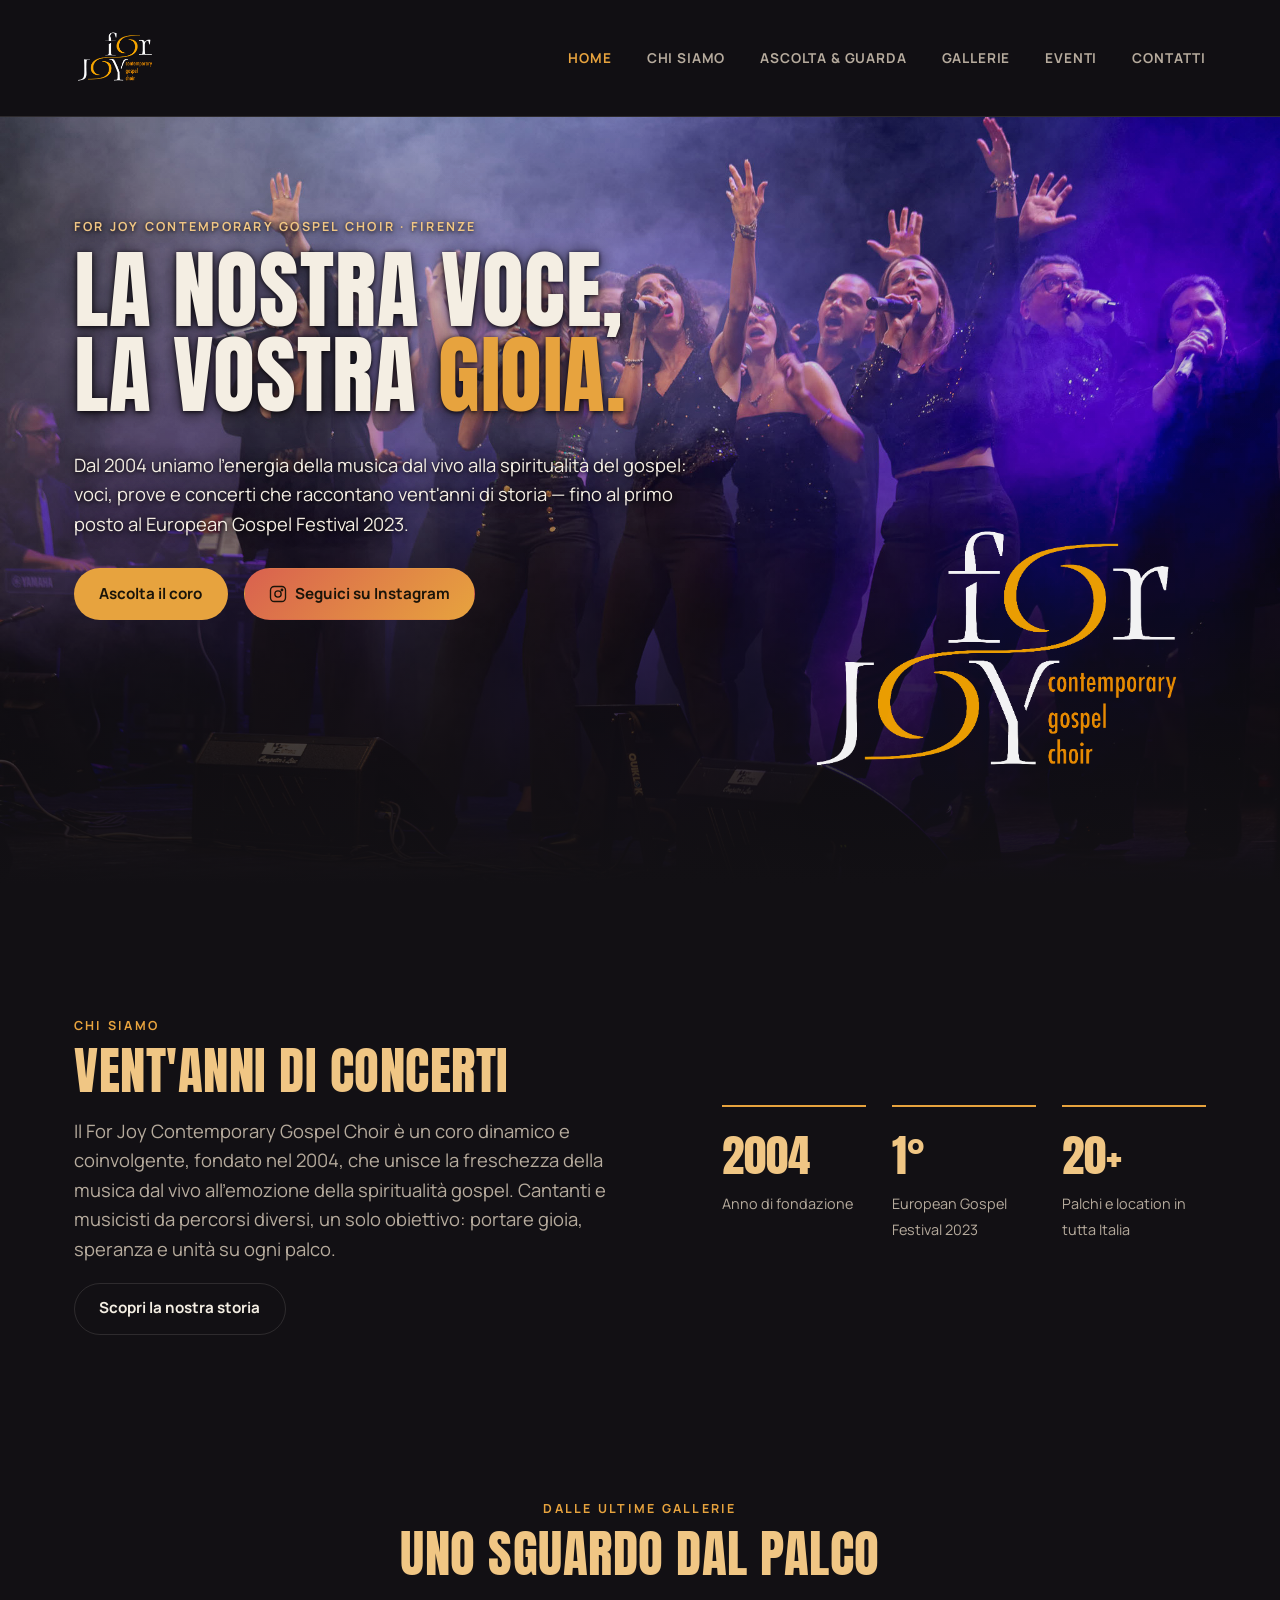
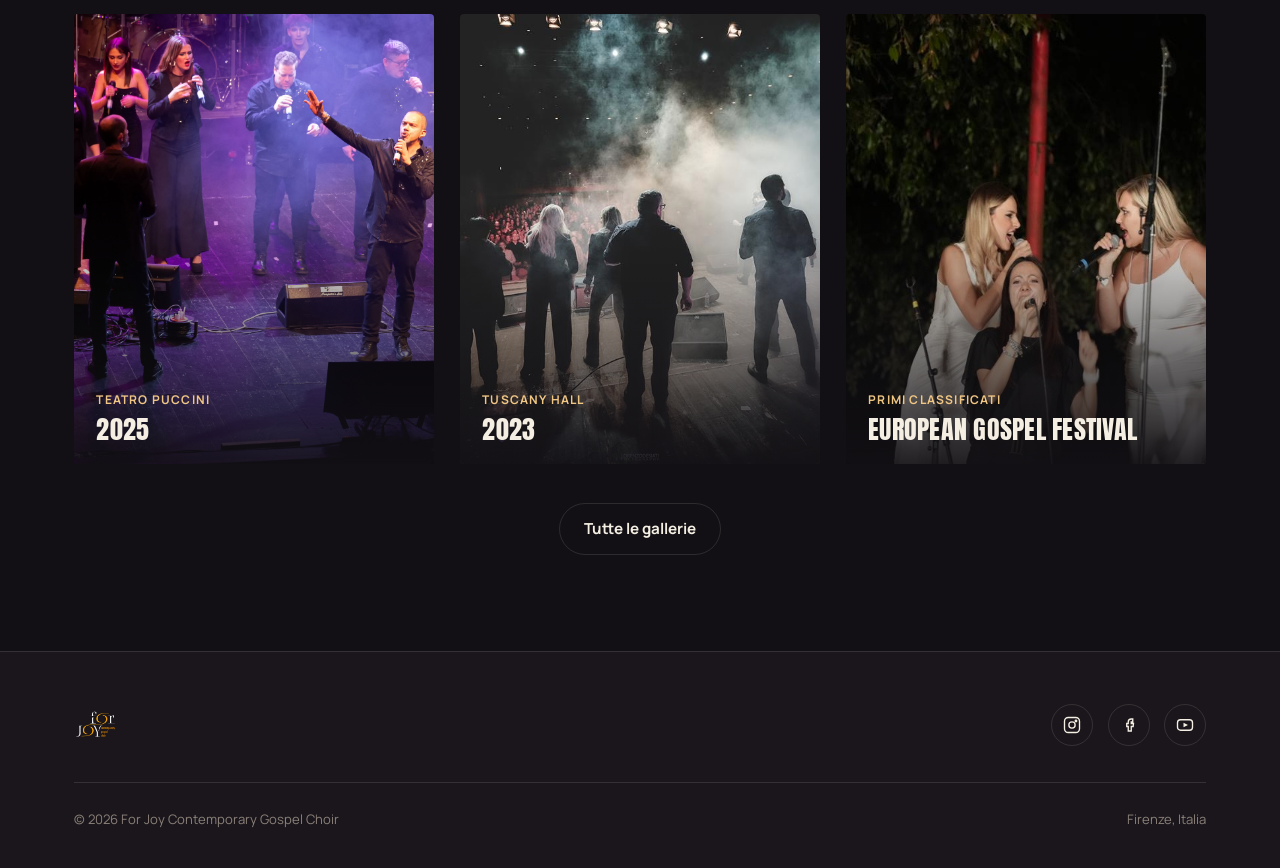
<file: index.html>
<!DOCTYPE html>
<html lang="it">
<head>
<meta charset="UTF-8">
<meta name="viewport" content="width=device-width, initial-scale=1.0">
<title>For Joy Contemporary Gospel Choir — Firenze</title>
<meta name="description" content="For Joy Contemporary Gospel Choir: coro gospel di Firenze dal 2004. Vent'anni di concerti, energia dal vivo e primo posto al European Gospel Festival 2023.">
<link rel="icon" href="assets/logo/logo-sfondo-nero.png">
<link rel="preconnect" href="https://fonts.googleapis.com">
<link rel="preconnect" href="https://fonts.gstatic.com" crossorigin>
<link href="https://fonts.googleapis.com/css2?family=Anton&family=Manrope:ital,wght@0,400;0,500;0,700;0,800;1,400&display=swap" rel="stylesheet">
<link rel="stylesheet" href="css/style.css">
</head>
<body>

<header class="site-header">
  <div class="container">
    <a class="brand" href="index.html">
      <img src="assets/logo/logo-sfondo-nero.png" alt="For Joy Contemporary Gospel Choir">
    </a>
    <nav>
      <ul class="nav-links">
        <li><a href="index.html" aria-current="page">Home</a></li>
        <li><a href="chi-siamo.html">Chi siamo</a></li>
        <li><a href="ascolta-guarda.html">Ascolta &amp; Guarda</a></li>
        <li><a href="gallerie.html">Gallerie</a></li>
        <li><a href="eventi.html">Eventi</a></li>
        <li><a href="contatti.html">Contatti</a></li>
      </ul>
    </nav>
    <button class="nav-toggle" aria-label="Apri il menu" aria-expanded="false">&#9776;</button>
  </div>
</header>

<section class="hero">
  <div class="hero-media">
    <picture>
      <source media="(max-width: 760px)" srcset="galleria/teatro-puccini-2025/19.jpg">
      <img src="galleria/teatro-puccini-2025/05.jpg" alt="For Joy Contemporary Gospel Choir in concerto al Teatro Puccini">
    </picture>
  </div>
  <div class="hero-content container">
    <span class="eyebrow">For Joy Contemporary Gospel Choir · Firenze</span>
    <h1>La nostra voce,<br>la vostra <span>gioia.</span></h1>
    <div class="hero-lower">
      <div class="hero-lower-text">
        <p class="lede">Dal 2004 uniamo l'energia della musica dal vivo alla spiritualità del gospel: voci, prove e concerti che raccontano vent'anni di storia — fino al primo posto al European Gospel Festival 2023.</p>
        <div class="hero-actions">
          <a class="btn btn-primary" href="ascolta-guarda.html">Ascolta il coro</a>
          <a class="btn btn-instagram" href="https://www.instagram.com/forjoygospelchoir" target="_blank" rel="noopener">
            <svg width="18" height="18" viewBox="0 0 24 24" fill="none" stroke="currentColor" stroke-width="1.8"><rect x="2" y="2" width="20" height="20" rx="5"/><circle cx="12" cy="12" r="4.2"/><circle cx="17.3" cy="6.7" r="1"/></svg>
            Seguici su Instagram
          </a>
        </div>
      </div>
      <img class="hero-brand-mark" src="assets/logo/logo-sfondo-nero.png" alt="For Joy Contemporary Gospel Choir">
    </div>
  </div>
</section>

<section>
  <div class="container two-col">
    <div>
      <span class="eyebrow">Chi siamo</span>
      <h2>Vent'anni di concerti</h2>
      <p class="lede">Il For Joy Contemporary Gospel Choir è un coro dinamico e coinvolgente, fondato nel 2004, che unisce la freschezza della musica dal vivo all'emozione della spiritualità gospel. Cantanti e musicisti da percorsi diversi, un solo obiettivo: portare gioia, speranza e unità su ogni palco.</p>
      <a class="btn btn-outline" href="chi-siamo.html">Scopri la nostra storia</a>
    </div>
    <div class="stat-row" data-reveal>
      <div class="stat">
        <span class="num">2004</span>
        <span class="label">Anno di fondazione</span>
      </div>
      <div class="stat">
        <span class="num">1°</span>
        <span class="label">European Gospel Festival 2023</span>
      </div>
      <div class="stat">
        <span class="num">20+</span>
        <span class="label">Palchi e location in tutta Italia</span>
      </div>
    </div>
  </div>
</section>

<section class="section-alt">
  <div class="container">
    <div class="section-head">
      <span class="eyebrow">Prossimo appuntamento</span>
      <h2 class="mt-0">Dove ci trovate</h2>
    </div>
    <div id="prossimo-evento"></div>
  </div>
</section>

<section>
  <div class="container">
    <div class="section-head text-center">
      <span class="eyebrow">Dalle ultime gallerie</span>
      <h2 class="mt-0">Uno sguardo dal palco</h2>
    </div>
    <div class="grid grid-3" id="home-gallerie-preview">
      <a class="gallery-card" href="galleria.html?evento=teatro-puccini-2025">
        <img src="galleria/teatro-puccini-2025/09.jpg" alt="Teatro Puccini 2025" loading="lazy">
        <div class="gallery-card-body"><span class="tag">Teatro Puccini</span><h3>2025</h3></div>
      </a>
      <a class="gallery-card" href="galleria.html?evento=tuscany-hall">
        <img src="galleria/tuscany-hall/06.jpg" alt="Tuscany Hall" loading="lazy">
        <div class="gallery-card-body"><span class="tag">Tuscany Hall</span><h3>2023</h3></div>
      </a>
      <a class="gallery-card" href="galleria.html?evento=european-gospel-festival">
        <img src="galleria/european-gospel-festival/08.jpg" alt="European Gospel Festival 2023" loading="lazy">
        <div class="gallery-card-body"><span class="tag">Primi classificati</span><h3>European Gospel Festival</h3></div>
      </a>
    </div>
    <p class="text-center" style="margin-top:2.4rem"><a class="btn btn-outline" href="gallerie.html">Tutte le gallerie</a></p>
  </div>
</section>

<footer class="site-footer">
  <div class="container">
    <div class="footer-top">
      <a class="footer-brand" href="index.html"><img src="assets/logo/logo-sfondo-nero.png" alt="For Joy Contemporary Gospel Choir"></a>
      <div class="social-links">
        <a href="https://www.instagram.com/forjoygospelchoir" target="_blank" rel="noopener" aria-label="Instagram">
          <svg width="18" height="18" viewBox="0 0 24 24" fill="none" stroke="currentColor" stroke-width="1.8"><rect x="2" y="2" width="20" height="20" rx="5"/><circle cx="12" cy="12" r="4.2"/><circle cx="17.3" cy="6.7" r="1"/></svg>
        </a>
        <a href="https://www.facebook.com/forjoygospelchoir/" target="_blank" rel="noopener" aria-label="Facebook">
          <svg width="18" height="18" viewBox="0 0 24 24" fill="none" stroke="currentColor" stroke-width="1.8"><path d="M15 8h2V4h-2a4 4 0 0 0-4 4v2H9v4h2v6h4v-6h2.5l.5-4H15V8z"/></svg>
        </a>
        <a href="https://www.youtube.com/channel/UCjkKjO0gh5ZZ_V8qARno_kw" target="_blank" rel="noopener" aria-label="YouTube">
          <svg width="18" height="18" viewBox="0 0 24 24" fill="none" stroke="currentColor" stroke-width="1.8"><rect x="2" y="5" width="20" height="14" rx="4"/><path d="M10 9l6 3-6 3V9z" fill="currentColor" stroke="none"/></svg>
        </a>
      </div>
    </div>
    <div class="footer-bottom">
      <span>© <span id="anno"></span> For Joy Contemporary Gospel Choir</span>
      <span>Firenze, Italia</span>
    </div>
  </div>
</footer>

<script src="js/main.js"></script>
<script src="data/eventi.js"></script>
<script src="js/home.js"></script>
<script>document.getElementById("anno").textContent = new Date().getFullYear();</script>
</body>
</html>
</file>
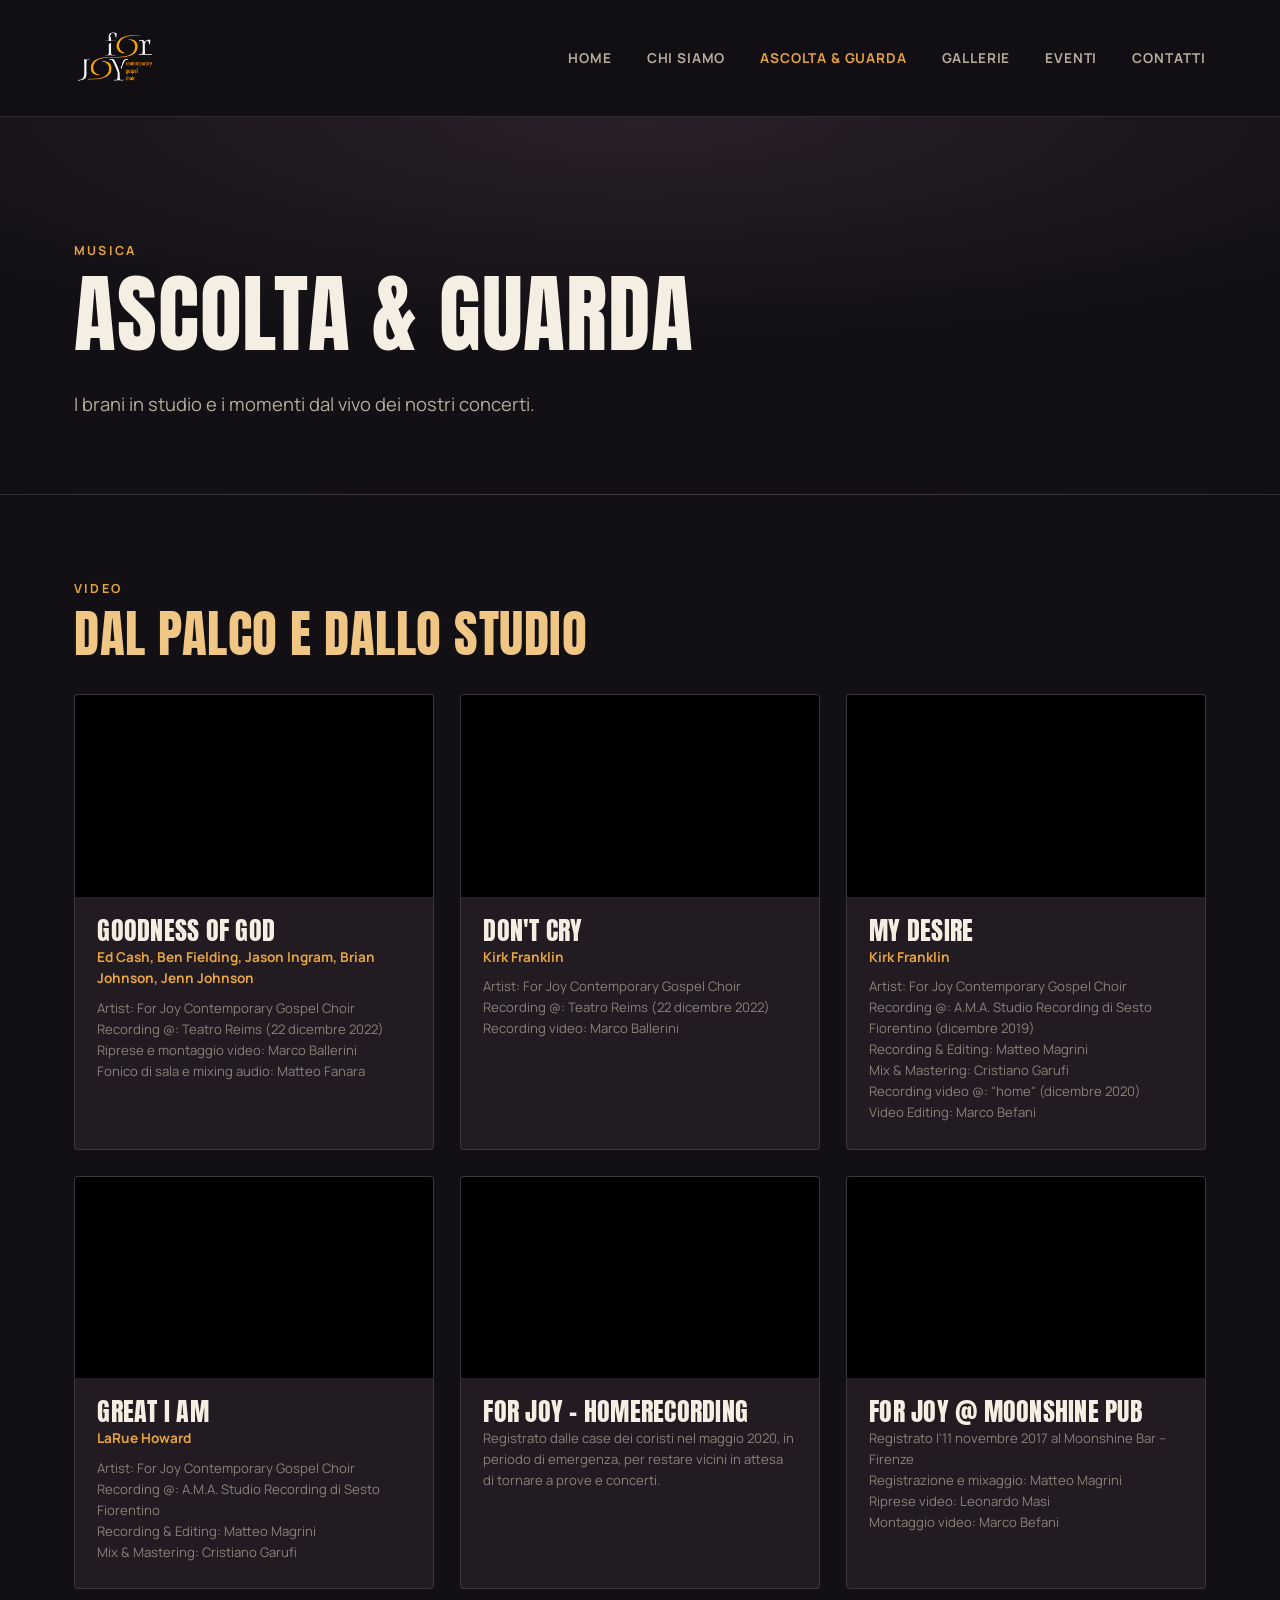
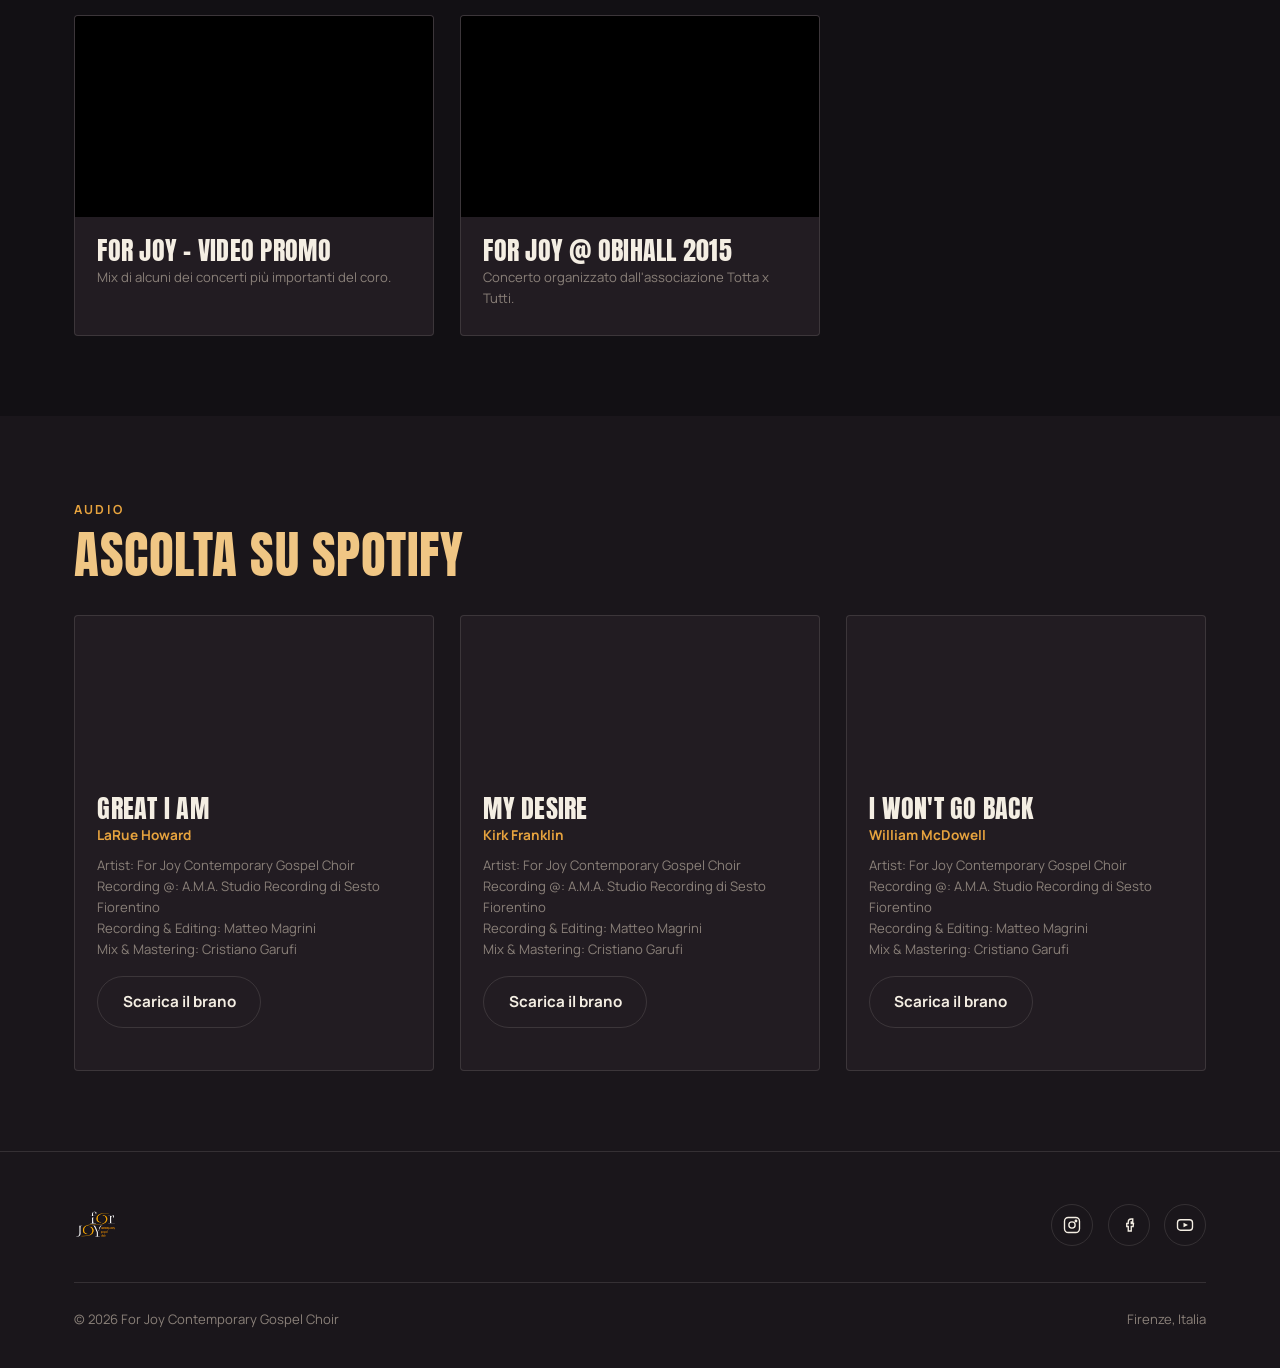
<file: ascolta-guarda.html>
<!DOCTYPE html>
<html lang="it">
<head>
<meta charset="UTF-8">
<meta name="viewport" content="width=device-width, initial-scale=1.0">
<title>Ascolta &amp; Guarda — For Joy Contemporary Gospel Choir</title>
<meta name="description" content="Video dei concerti e brani in ascolto su Spotify del For Joy Contemporary Gospel Choir.">
<link rel="icon" href="assets/logo/logo-sfondo-nero.png">
<link rel="preconnect" href="https://fonts.googleapis.com">
<link rel="preconnect" href="https://fonts.gstatic.com" crossorigin>
<link href="https://fonts.googleapis.com/css2?family=Anton&family=Manrope:ital,wght@0,400;0,500;0,700;0,800;1,400&display=swap" rel="stylesheet">
<link rel="stylesheet" href="css/style.css">
</head>
<body>

<header class="site-header">
  <div class="container">
    <a class="brand" href="index.html">
      <img src="assets/logo/logo-sfondo-nero.png" alt="For Joy Contemporary Gospel Choir">
    </a>
    <nav>
      <ul class="nav-links">
        <li><a href="index.html">Home</a></li>
        <li><a href="chi-siamo.html">Chi siamo</a></li>
        <li><a href="ascolta-guarda.html" aria-current="page">Ascolta &amp; Guarda</a></li>
        <li><a href="gallerie.html">Gallerie</a></li>
        <li><a href="eventi.html">Eventi</a></li>
        <li><a href="contatti.html">Contatti</a></li>
      </ul>
    </nav>
    <button class="nav-toggle" aria-label="Apri il menu" aria-expanded="false">&#9776;</button>
  </div>
</header>

<section class="page-hero">
  <div class="container">
    <span class="eyebrow">Musica</span>
    <h1>Ascolta &amp; Guarda</h1>
    <p class="lede">I brani in studio e i momenti dal vivo dei nostri concerti.</p>
  </div>
</section>

<section>
  <div class="container">
    <div class="section-head">
      <span class="eyebrow">Video</span>
      <h2 class="mt-0">Dal palco e dallo studio</h2>
    </div>
    <div class="grid grid-3" id="griglia-video"></div>
  </div>
</section>

<section class="section-alt">
  <div class="container">
    <div class="section-head">
      <span class="eyebrow">Audio</span>
      <h2 class="mt-0">Ascolta su Spotify</h2>
    </div>
    <div class="grid grid-3" id="griglia-audio"></div>
  </div>
</section>

<footer class="site-footer">
  <div class="container">
    <div class="footer-top">
      <a class="footer-brand" href="index.html"><img src="assets/logo/logo-sfondo-nero.png" alt="For Joy Contemporary Gospel Choir"></a>
      <div class="social-links">
        <a href="https://www.instagram.com/forjoygospelchoir" target="_blank" rel="noopener" aria-label="Instagram">
          <svg width="18" height="18" viewBox="0 0 24 24" fill="none" stroke="currentColor" stroke-width="1.8"><rect x="2" y="2" width="20" height="20" rx="5"/><circle cx="12" cy="12" r="4.2"/><circle cx="17.3" cy="6.7" r="1"/></svg>
        </a>
        <a href="https://www.facebook.com/forjoygospelchoir/" target="_blank" rel="noopener" aria-label="Facebook">
          <svg width="18" height="18" viewBox="0 0 24 24" fill="none" stroke="currentColor" stroke-width="1.8"><path d="M15 8h2V4h-2a4 4 0 0 0-4 4v2H9v4h2v6h4v-6h2.5l.5-4H15V8z"/></svg>
        </a>
        <a href="https://www.youtube.com/channel/UCjkKjO0gh5ZZ_V8qARno_kw" target="_blank" rel="noopener" aria-label="YouTube">
          <svg width="18" height="18" viewBox="0 0 24 24" fill="none" stroke="currentColor" stroke-width="1.8"><rect x="2" y="5" width="20" height="14" rx="4"/><path d="M10 9l6 3-6 3V9z" fill="currentColor" stroke="none"/></svg>
        </a>
      </div>
    </div>
    <div class="footer-bottom">
      <span>© <span id="anno"></span> For Joy Contemporary Gospel Choir</span>
      <span>Firenze, Italia</span>
    </div>
  </div>
</footer>

<script src="js/main.js"></script>
<script src="data/media.js"></script>
<script src="js/ascolta-guarda.js"></script>
<script>document.getElementById("anno").textContent = new Date().getFullYear();</script>
</body>
</html>
</file>
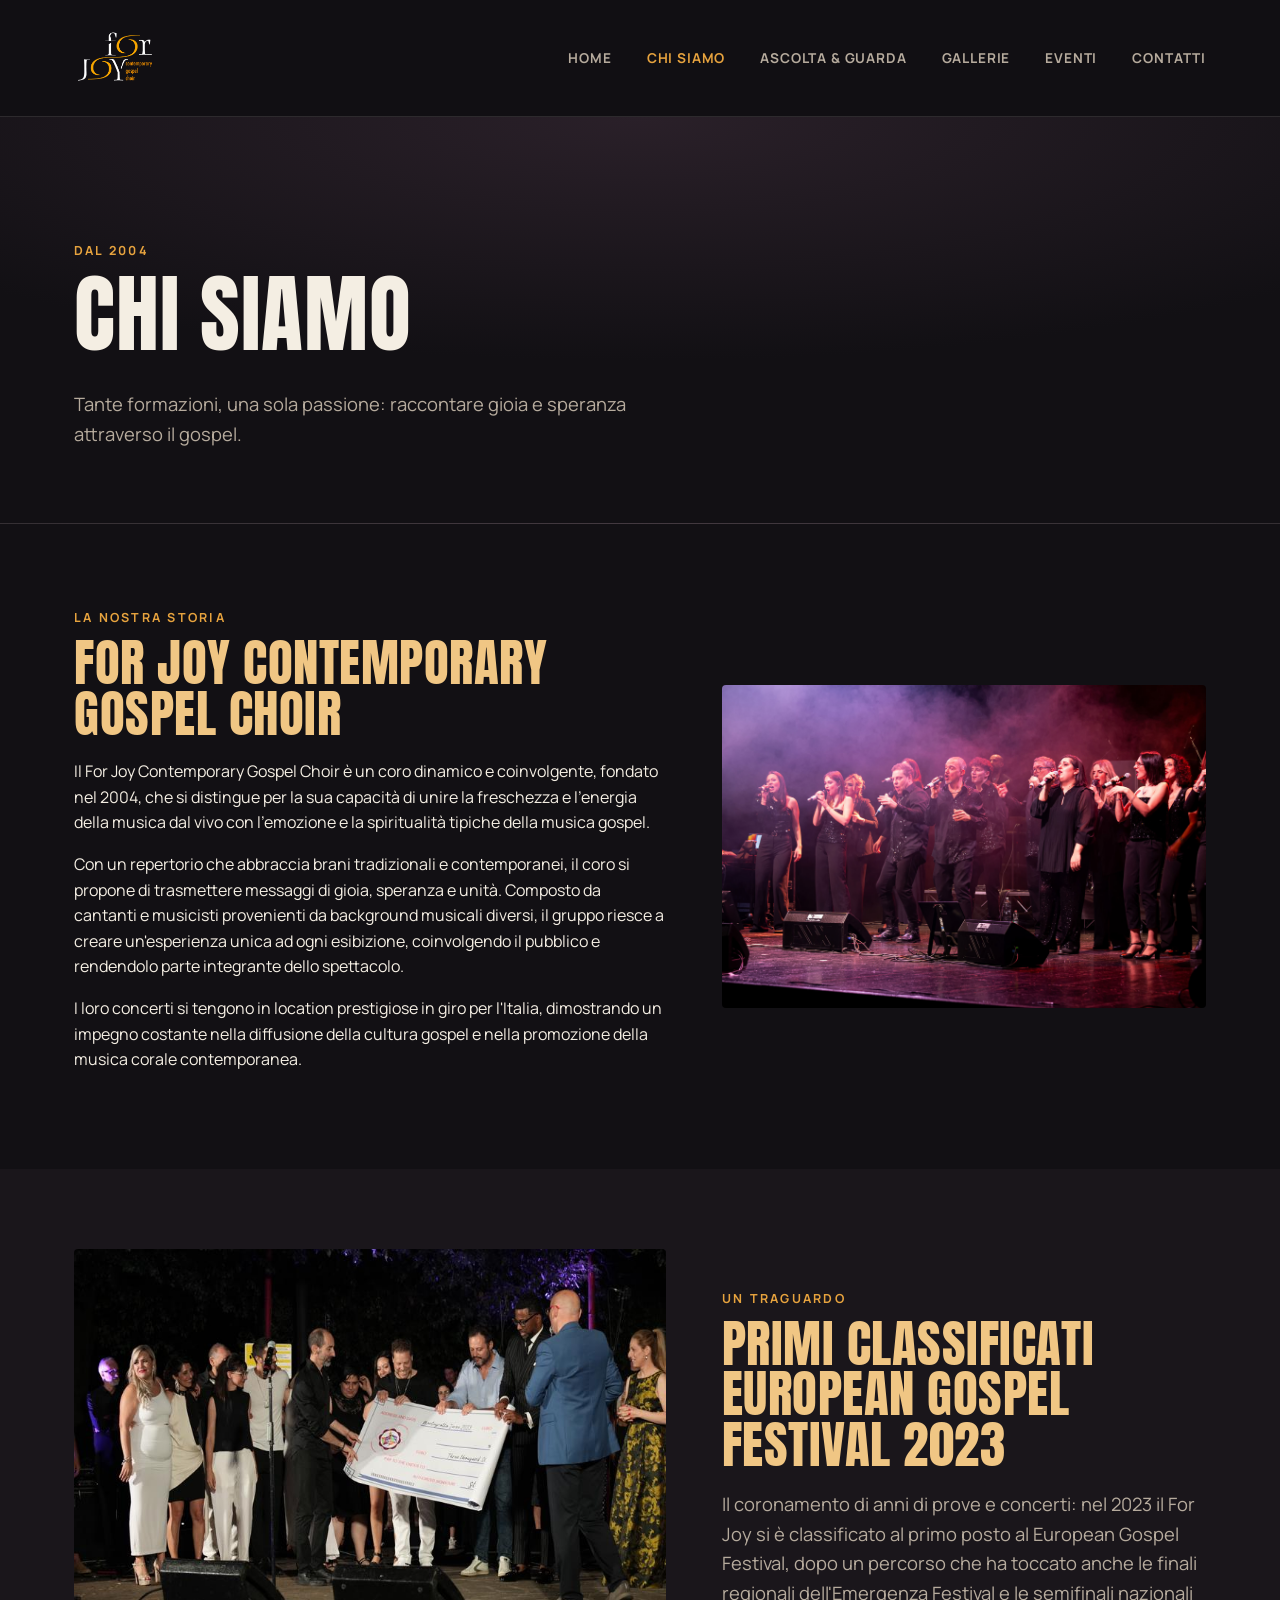
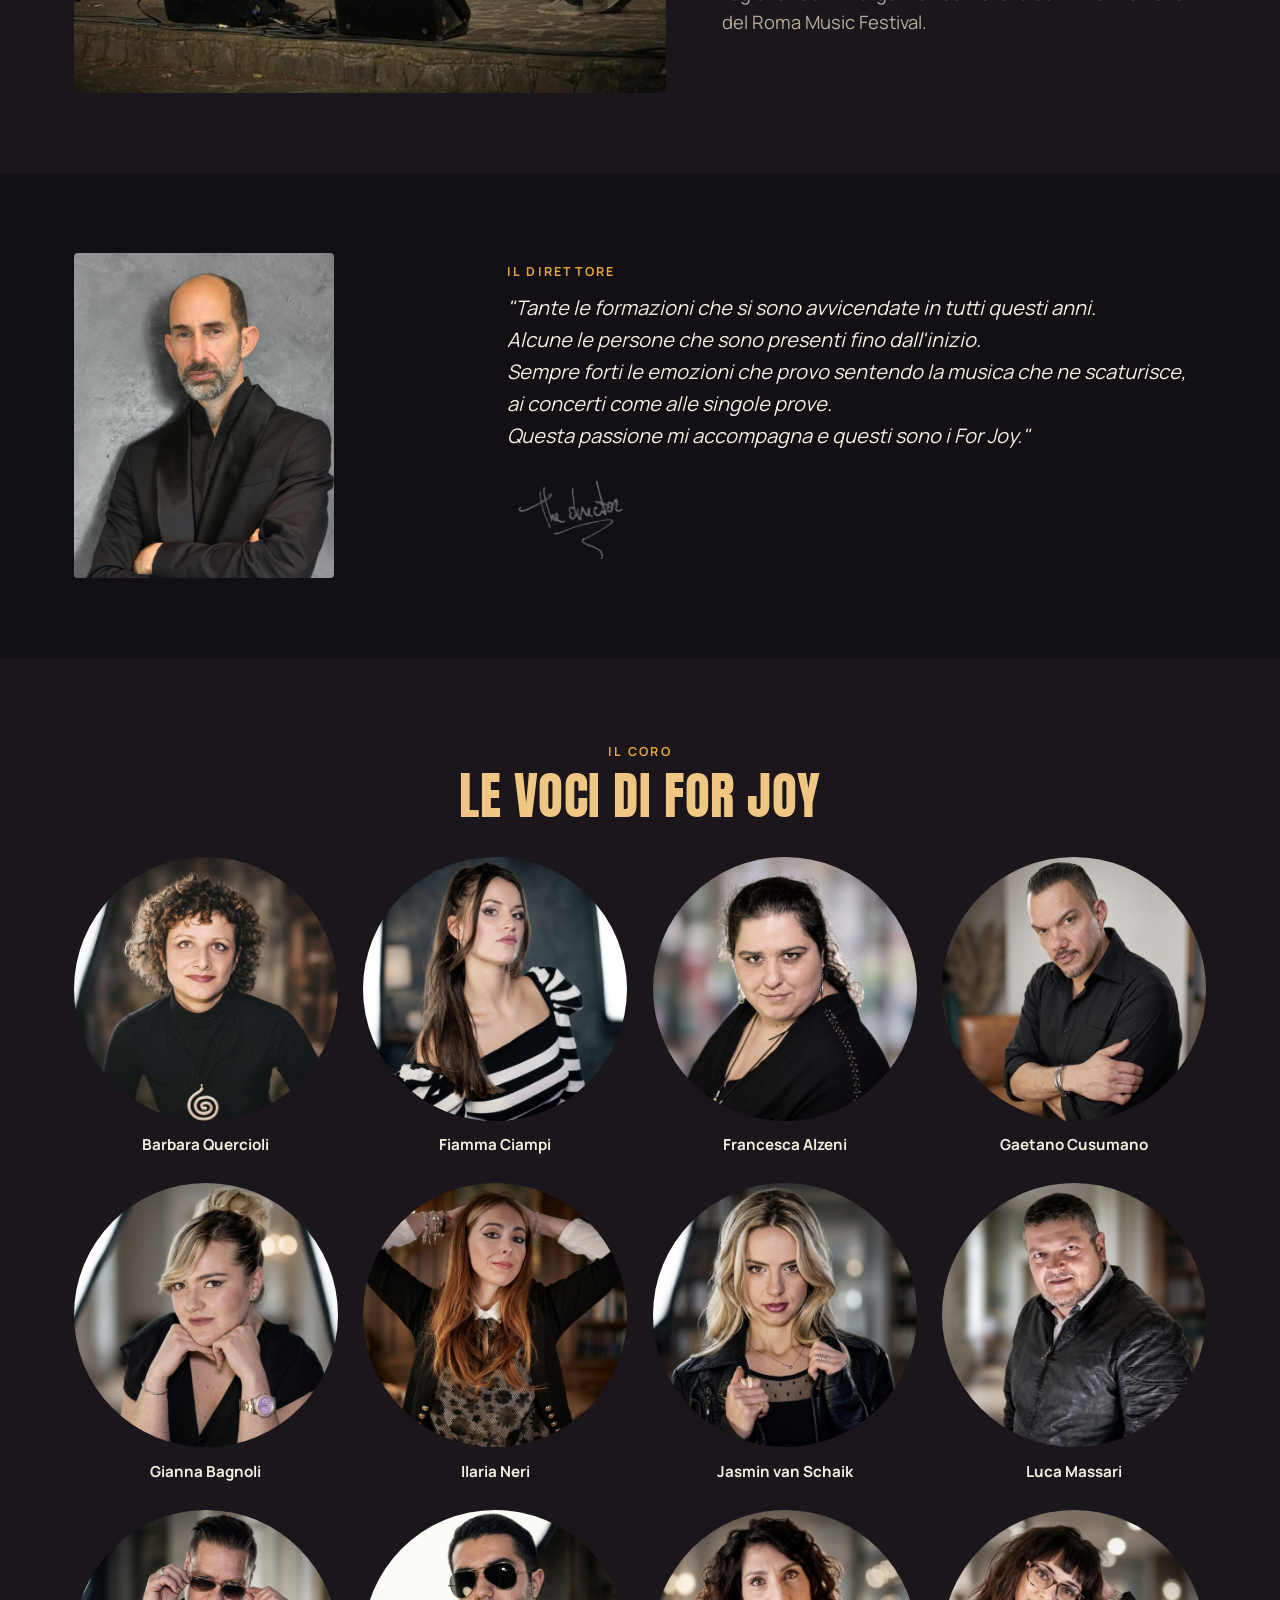
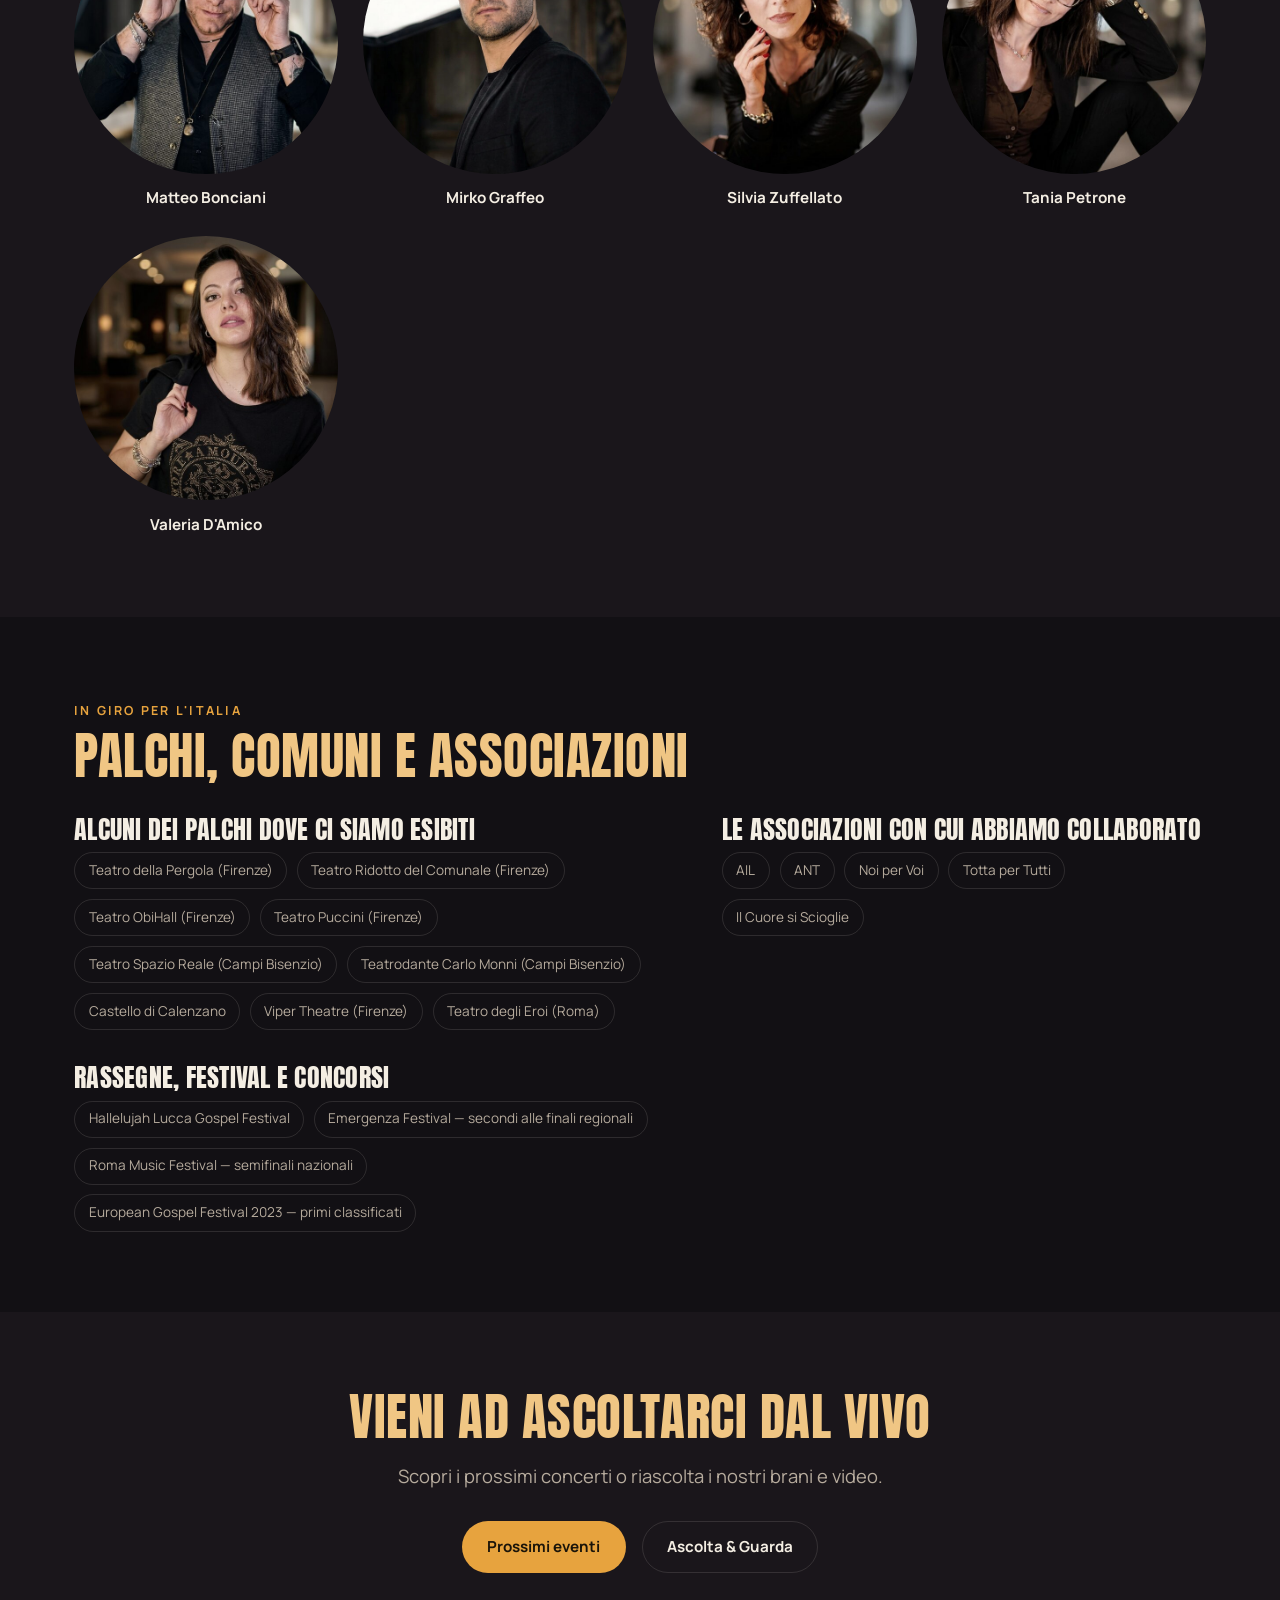
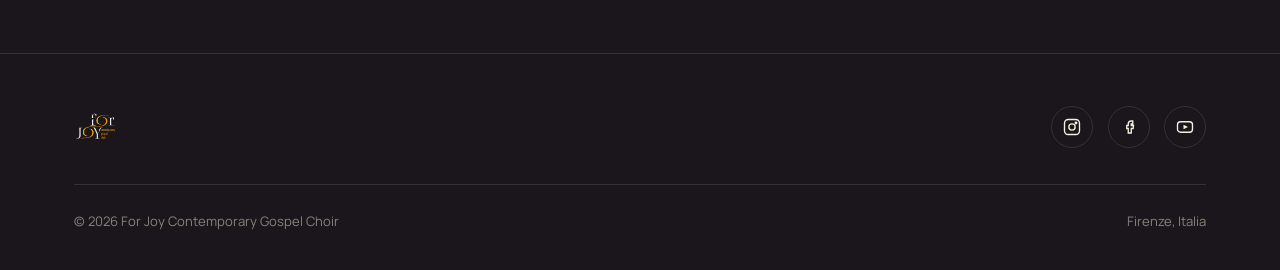
<file: chi-siamo.html>
<!DOCTYPE html>
<html lang="it">
<head>
<meta charset="UTF-8">
<meta name="viewport" content="width=device-width, initial-scale=1.0">
<title>Chi siamo — For Joy Contemporary Gospel Choir</title>
<meta name="description" content="La storia del For Joy Contemporary Gospel Choir: vent'anni di musica gospel a Firenze, dal 2004 al primo posto al European Gospel Festival 2023.">
<link rel="icon" href="assets/logo/logo-sfondo-nero.png">
<link rel="preconnect" href="https://fonts.googleapis.com">
<link rel="preconnect" href="https://fonts.gstatic.com" crossorigin>
<link href="https://fonts.googleapis.com/css2?family=Anton&family=Manrope:ital,wght@0,400;0,500;0,700;0,800;1,400&display=swap" rel="stylesheet">
<link rel="stylesheet" href="css/style.css">
</head>
<body>

<header class="site-header">
  <div class="container">
    <a class="brand" href="index.html">
      <img src="assets/logo/logo-sfondo-nero.png" alt="For Joy Contemporary Gospel Choir">
    </a>
    <nav>
      <ul class="nav-links">
        <li><a href="index.html">Home</a></li>
        <li><a href="chi-siamo.html" aria-current="page">Chi siamo</a></li>
        <li><a href="ascolta-guarda.html">Ascolta &amp; Guarda</a></li>
        <li><a href="gallerie.html">Gallerie</a></li>
        <li><a href="eventi.html">Eventi</a></li>
        <li><a href="contatti.html">Contatti</a></li>
      </ul>
    </nav>
    <button class="nav-toggle" aria-label="Apri il menu" aria-expanded="false">&#9776;</button>
  </div>
</header>

<section class="page-hero">
  <div class="container">
    <span class="eyebrow">Dal 2004</span>
    <h1>Chi siamo</h1>
    <p class="lede">Tante formazioni, una sola passione: raccontare gioia e speranza attraverso il gospel.</p>
  </div>
</section>

<section>
  <div class="container two-col">
    <div>
      <span class="eyebrow">La nostra storia</span>
      <h2>For Joy Contemporary Gospel Choir</h2>
      <p>Il For Joy Contemporary Gospel Choir è un coro dinamico e coinvolgente, fondato nel 2004, che si distingue per la sua capacità di unire la freschezza e l'energia della musica dal vivo con l'emozione e la spiritualità tipiche della musica gospel.</p>
      <p>Con un repertorio che abbraccia brani tradizionali e contemporanei, il coro si propone di trasmettere messaggi di gioia, speranza e unità. Composto da cantanti e musicisti provenienti da background musicali diversi, il gruppo riesce a creare un'esperienza unica ad ogni esibizione, coinvolgendo il pubblico e rendendolo parte integrante dello spettacolo.</p>
      <p>I loro concerti si tengono in location prestigiose in giro per l'Italia, dimostrando un impegno costante nella diffusione della cultura gospel e nella promozione della musica corale contemporanea.</p>
    </div>
    <img src="galleria/teatro-puccini-2025/13.jpg" alt="Il coro in concerto al Teatro Puccini" style="border-radius:4px">
  </div>
</section>

<section class="section-alt">
  <div class="container">
    <div class="two-col">
      <img src="galleria/european-gospel-festival/14.jpg" alt="Premiazione al European Gospel Festival 2023" style="border-radius:4px">
      <div>
        <span class="eyebrow">Un traguardo</span>
        <h2>Primi classificati<br>European Gospel Festival 2023</h2>
        <p class="lede">Il coronamento di anni di prove e concerti: nel 2023 il For Joy si è classificato al primo posto al European Gospel Festival, dopo un percorso che ha toccato anche le finali regionali dell'Emergenza Festival e le semifinali nazionali del Roma Music Festival.</p>
      </div>
    </div>
  </div>
</section>

<section>
  <div class="container">
    <div class="director">
      <img class="portrait" src="assets/direttore/direttore.jpg" alt="Il direttore del coro">
      <div>
        <span class="eyebrow">Il direttore</span>
        <blockquote>
          "Tante le formazioni che si sono avvicendate in tutti questi anni.<br>
          Alcune le persone che sono presenti fino dall'inizio.<br>
          Sempre forti le emozioni che provo sentendo la musica che ne scaturisce,<br>
          ai concerti come alle singole prove.<br>
          Questa passione mi accompagna e questi sono i For Joy."
        </blockquote>
        <img class="firma" src="assets/direttore/firma-direttore.png" alt="Firma del direttore">
      </div>
    </div>
  </div>
</section>

<section class="section-alt">
  <div class="container">
    <div class="section-head text-center">
      <span class="eyebrow">Il coro</span>
      <h2 class="mt-0">Le voci di For Joy</h2>
    </div>
    <div class="grid grid-4" id="griglia-coristi">
      <div class="member"><img src="assets/coristi/barbara-quercioli.jpeg?v=2" alt="Barbara Quercioli"><div class="name">Barbara Quercioli</div></div>
      <div class="member"><img src="assets/coristi/fiamma-ciampi.jpg?v=2" alt="Fiamma Ciampi"><div class="name">Fiamma Ciampi</div></div>
      <div class="member"><img src="assets/coristi/francesca-alzeni.jpg?v=2" alt="Francesca Alzeni"><div class="name">Francesca Alzeni</div></div>
      <div class="member"><img src="assets/coristi/gaetano-cusumano.jpg?v=2" alt="Gaetano Cusumano"><div class="name">Gaetano Cusumano</div></div>
      <div class="member"><img src="assets/coristi/gianna-bagnoli.jpg?v=2" alt="Gianna Bagnoli"><div class="name">Gianna Bagnoli</div></div>
      <div class="member"><img src="assets/coristi/ilaria-neri.jpg?v=2" alt="Ilaria Neri"><div class="name">Ilaria Neri</div></div>
      <div class="member"><img src="assets/coristi/jasmin-van-schaik.jpg?v=2" alt="Jasmin van Schaik"><div class="name">Jasmin van Schaik</div></div>
      <div class="member"><img src="assets/coristi/luca-massari.jpg?v=2" alt="Luca Massari"><div class="name">Luca Massari</div></div>
      <div class="member"><img src="assets/coristi/matteo-bonciani.jpg?v=2" alt="Matteo Bonciani"><div class="name">Matteo Bonciani</div></div>
      <div class="member"><img src="assets/coristi/mirko-graffeo.jpg?v=2" alt="Mirko Graffeo"><div class="name">Mirko Graffeo</div></div>
      <div class="member"><img src="assets/coristi/silvia-zuffellato.jpg?v=2" alt="Silvia Zuffellato"><div class="name">Silvia Zuffellato</div></div>
      <div class="member"><img src="assets/coristi/tania-petrone.jpg?v=2" alt="Tania Petrone"><div class="name">Tania Petrone</div></div>
      <div class="member"><img src="assets/coristi/valeria-damico.jpg?v=2" alt="Valeria D'Amico"><div class="name">Valeria D'Amico</div></div>
    </div>
  </div>
</section>

<section>
  <div class="container">
    <div class="section-head">
      <span class="eyebrow">In giro per l'Italia</span>
      <h2 class="mt-0">Palchi, comuni e associazioni</h2>
    </div>
    <div class="two-col" style="align-items:start">
      <div>
        <h3>Alcuni dei palchi dove ci siamo esibiti</h3>
        <div class="tag-cloud">
          <span>Teatro della Pergola (Firenze)</span>
          <span>Teatro Ridotto del Comunale (Firenze)</span>
          <span>Teatro ObiHall (Firenze)</span>
          <span>Teatro Puccini (Firenze)</span>
          <span>Teatro Spazio Reale (Campi Bisenzio)</span>
          <span>Teatrodante Carlo Monni (Campi Bisenzio)</span>
          <span>Castello di Calenzano</span>
          <span>Viper Theatre (Firenze)</span>
          <span>Teatro degli Eroi (Roma)</span>
        </div>
        <h3 style="margin-top:2.2rem">Rassegne, festival e concorsi</h3>
        <div class="tag-cloud">
          <span>Hallelujah Lucca Gospel Festival</span>
          <span>Emergenza Festival — secondi alle finali regionali</span>
          <span>Roma Music Festival — semifinali nazionali</span>
          <span>European Gospel Festival 2023 — primi classificati</span>
        </div>
      </div>
      <div>
        <h3>Le associazioni con cui abbiamo collaborato</h3>
        <div class="tag-cloud">
          <span>AIL</span>
          <span>ANT</span>
          <span>Noi per Voi</span>
          <span>Totta per Tutti</span>
          <span>Il Cuore si Scioglie</span>
        </div>
      </div>
    </div>
  </div>
</section>

<section class="section-alt">
  <div class="container text-center">
    <h2 class="mt-0">Vieni ad ascoltarci dal vivo</h2>
    <p class="lede" style="margin-left:auto;margin-right:auto">Scopri i prossimi concerti o riascolta i nostri brani e video.</p>
    <div class="hero-actions" style="justify-content:center">
      <a class="btn btn-primary" href="eventi.html">Prossimi eventi</a>
      <a class="btn btn-outline" href="ascolta-guarda.html">Ascolta &amp; Guarda</a>
    </div>
  </div>
</section>

<footer class="site-footer">
  <div class="container">
    <div class="footer-top">
      <a class="footer-brand" href="index.html"><img src="assets/logo/logo-sfondo-nero.png" alt="For Joy Contemporary Gospel Choir"></a>
      <div class="social-links">
        <a href="https://www.instagram.com/forjoygospelchoir" target="_blank" rel="noopener" aria-label="Instagram">
          <svg width="18" height="18" viewBox="0 0 24 24" fill="none" stroke="currentColor" stroke-width="1.8"><rect x="2" y="2" width="20" height="20" rx="5"/><circle cx="12" cy="12" r="4.2"/><circle cx="17.3" cy="6.7" r="1"/></svg>
        </a>
        <a href="https://www.facebook.com/forjoygospelchoir/" target="_blank" rel="noopener" aria-label="Facebook">
          <svg width="18" height="18" viewBox="0 0 24 24" fill="none" stroke="currentColor" stroke-width="1.8"><path d="M15 8h2V4h-2a4 4 0 0 0-4 4v2H9v4h2v6h4v-6h2.5l.5-4H15V8z"/></svg>
        </a>
        <a href="https://www.youtube.com/channel/UCjkKjO0gh5ZZ_V8qARno_kw" target="_blank" rel="noopener" aria-label="YouTube">
          <svg width="18" height="18" viewBox="0 0 24 24" fill="none" stroke="currentColor" stroke-width="1.8"><rect x="2" y="5" width="20" height="14" rx="4"/><path d="M10 9l6 3-6 3V9z" fill="currentColor" stroke="none"/></svg>
        </a>
      </div>
    </div>
    <div class="footer-bottom">
      <span>© <span id="anno"></span> For Joy Contemporary Gospel Choir</span>
      <span>Firenze, Italia</span>
    </div>
  </div>
</footer>

<script src="js/main.js"></script>
<script>document.getElementById("anno").textContent = new Date().getFullYear();</script>
</body>
</html>
</file>
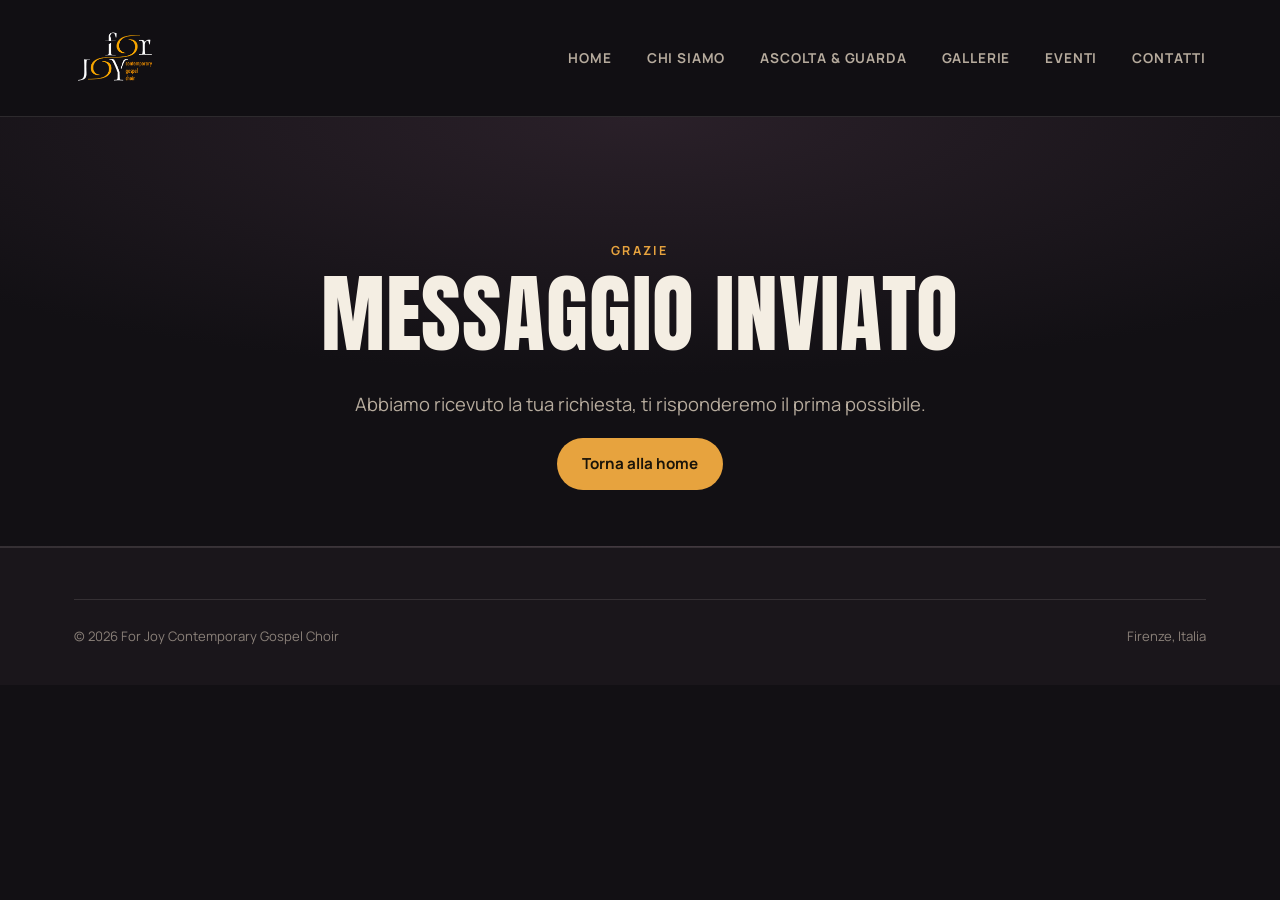
<file: contatti-inviato.html>
<!DOCTYPE html>
<html lang="it">
<head>
<meta charset="UTF-8">
<meta name="viewport" content="width=device-width, initial-scale=1.0">
<title>Messaggio inviato — For Joy Contemporary Gospel Choir</title>
<link rel="icon" href="assets/logo/logo-sfondo-nero.png">
<link rel="preconnect" href="https://fonts.googleapis.com">
<link rel="preconnect" href="https://fonts.gstatic.com" crossorigin>
<link href="https://fonts.googleapis.com/css2?family=Anton&family=Manrope:ital,wght@0,400;0,500;0,700;0,800;1,400&display=swap" rel="stylesheet">
<link rel="stylesheet" href="css/style.css">
</head>
<body>

<header class="site-header">
  <div class="container">
    <a class="brand" href="index.html">
      <img src="assets/logo/logo-sfondo-nero.png" alt="For Joy Contemporary Gospel Choir">
    </a>
    <nav>
      <ul class="nav-links">
        <li><a href="index.html">Home</a></li>
        <li><a href="chi-siamo.html">Chi siamo</a></li>
        <li><a href="ascolta-guarda.html">Ascolta &amp; Guarda</a></li>
        <li><a href="gallerie.html">Gallerie</a></li>
        <li><a href="eventi.html">Eventi</a></li>
        <li><a href="contatti.html">Contatti</a></li>
      </ul>
    </nav>
    <button class="nav-toggle" aria-label="Apri il menu" aria-expanded="false">&#9776;</button>
  </div>
</header>

<section class="page-hero text-center">
  <div class="container">
    <span class="eyebrow">Grazie</span>
    <h1>Messaggio inviato</h1>
    <p class="lede" style="margin-left:auto;margin-right:auto">Abbiamo ricevuto la tua richiesta, ti risponderemo il prima possibile.</p>
    <a class="btn btn-primary" href="index.html">Torna alla home</a>
  </div>
</section>

<footer class="site-footer">
  <div class="container">
    <div class="footer-bottom">
      <span>© <span id="anno"></span> For Joy Contemporary Gospel Choir</span>
      <span>Firenze, Italia</span>
    </div>
  </div>
</footer>

<script>document.getElementById("anno").textContent = new Date().getFullYear();</script>
</body>
</html>
</file>
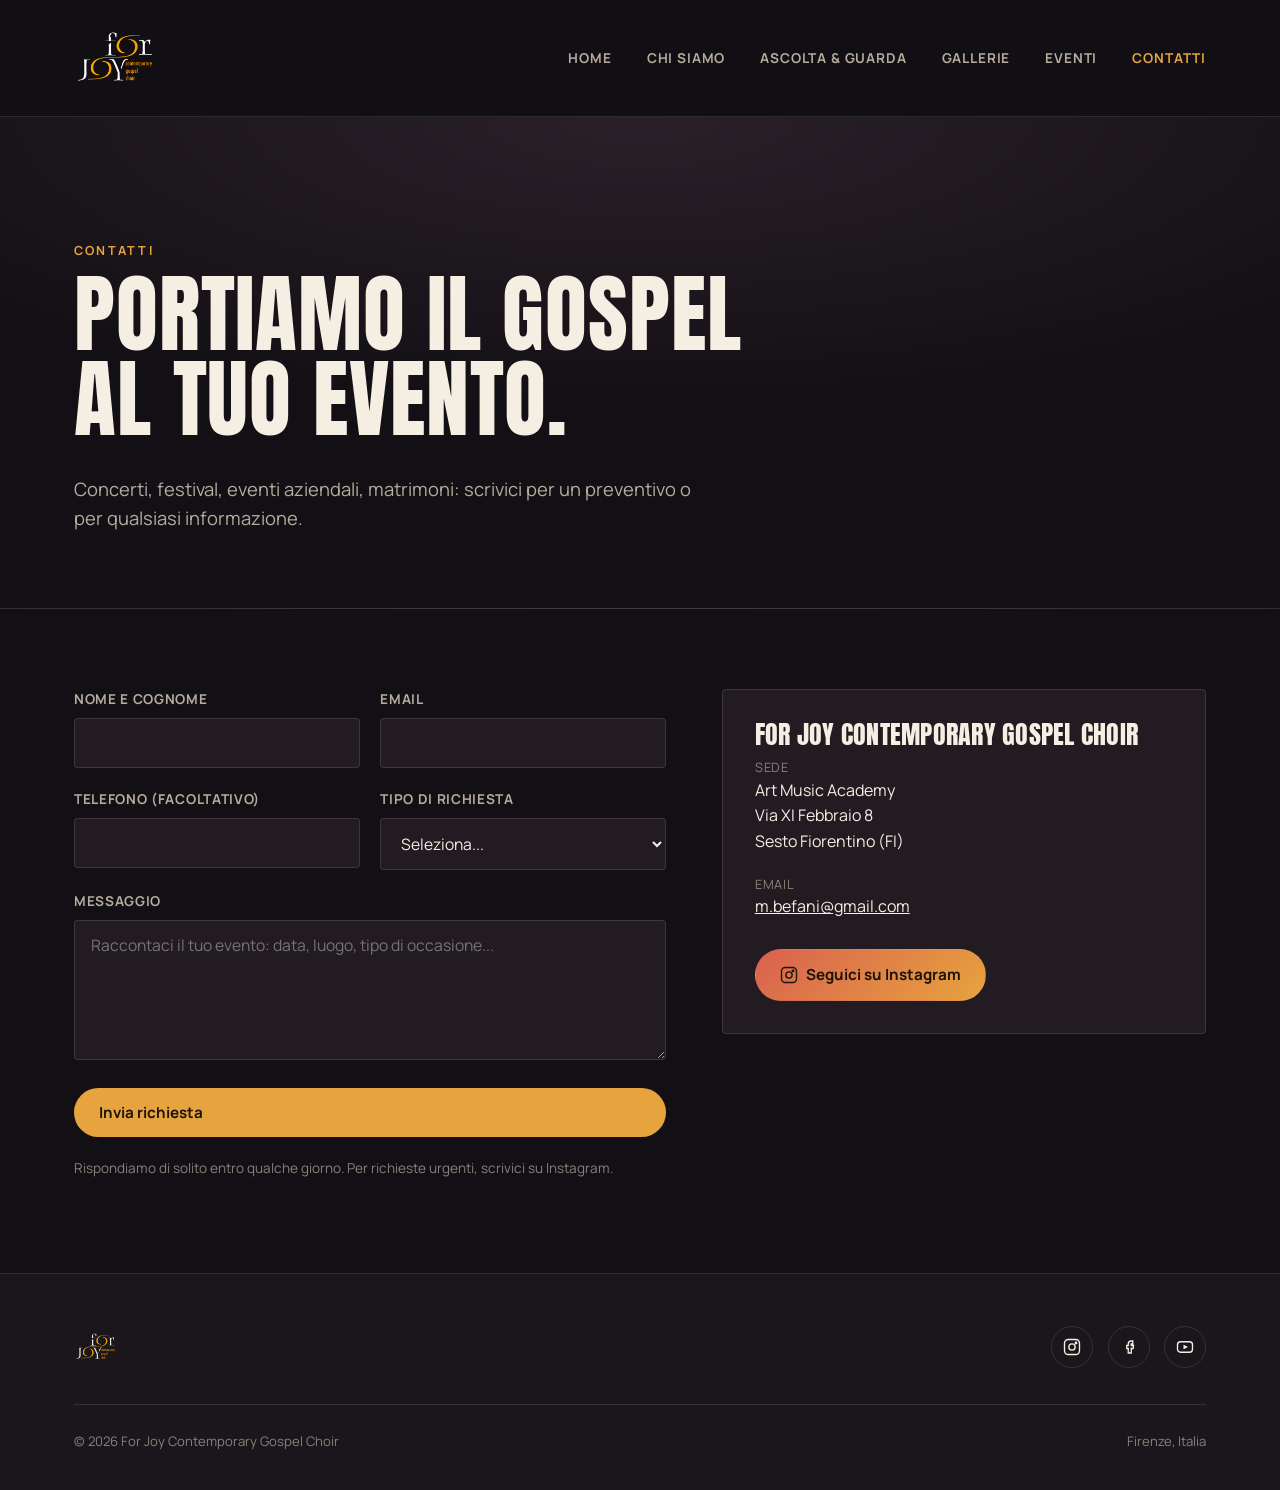
<file: contatti.html>
<!DOCTYPE html>
<html lang="it">
<head>
<meta charset="UTF-8">
<meta name="viewport" content="width=device-width, initial-scale=1.0">
<title>Contatti — For Joy Contemporary Gospel Choir</title>
<meta name="description" content="Contatta il For Joy Contemporary Gospel Choir per booking, concerti, eventi e informazioni.">
<link rel="icon" href="assets/logo/logo-sfondo-nero.png">
<link rel="preconnect" href="https://fonts.googleapis.com">
<link rel="preconnect" href="https://fonts.gstatic.com" crossorigin>
<link href="https://fonts.googleapis.com/css2?family=Anton&family=Manrope:ital,wght@0,400;0,500;0,700;0,800;1,400&display=swap" rel="stylesheet">
<link rel="stylesheet" href="css/style.css">
</head>
<body>

<header class="site-header">
  <div class="container">
    <a class="brand" href="index.html">
      <img src="assets/logo/logo-sfondo-nero.png" alt="For Joy Contemporary Gospel Choir">
    </a>
    <nav>
      <ul class="nav-links">
        <li><a href="index.html">Home</a></li>
        <li><a href="chi-siamo.html">Chi siamo</a></li>
        <li><a href="ascolta-guarda.html">Ascolta &amp; Guarda</a></li>
        <li><a href="gallerie.html">Gallerie</a></li>
        <li><a href="eventi.html">Eventi</a></li>
        <li><a href="contatti.html" aria-current="page">Contatti</a></li>
      </ul>
    </nav>
    <button class="nav-toggle" aria-label="Apri il menu" aria-expanded="false">&#9776;</button>
  </div>
</header>

<section class="page-hero">
  <div class="container">
    <span class="eyebrow">Contatti</span>
    <h1>Portiamo il gospel<br>al tuo evento.</h1>
    <p class="lede">Concerti, festival, eventi aziendali, matrimoni: scrivici per un preventivo o per qualsiasi informazione.</p>
  </div>
</section>

<section>
  <div class="container two-col" style="align-items:start">

    <!--
      Modulo pronto per Netlify Forms (funziona senza backend se il sito
      è pubblicato su Netlify: rileva automaticamente i form con
      data-netlify="true"). Se il sito viene invece pubblicato altrove
      (Vercel, GitHub Pages), basta sostituire l'attributo action con
      l'endpoint di un servizio come Formspree — nessun'altra modifica
      necessaria.
    -->
    <form class="contact-form" name="contatti" method="POST" data-netlify="true" netlify-honeypot="azienda" action="contatti-inviato.html">
      <input type="hidden" name="form-name" value="contatti">
      <p style="position:absolute;left:-9999px">
        <label>Non compilare questo campo: <input name="azienda" tabindex="-1" autocomplete="off"></label>
      </p>

      <div class="form-row">
        <div>
          <label for="nome">Nome e cognome</label>
          <input type="text" id="nome" name="nome" required>
        </div>
        <div>
          <label for="email">Email</label>
          <input type="email" id="email" name="email" required>
        </div>
      </div>

      <div class="form-row">
        <div>
          <label for="telefono">Telefono (facoltativo)</label>
          <input type="tel" id="telefono" name="telefono">
        </div>
        <div>
          <label for="tipo">Tipo di richiesta</label>
          <select id="tipo" name="tipo" required>
            <option value="">Seleziona...</option>
            <option>Booking concerto</option>
            <option>Festival / rassegna</option>
            <option>Evento aziendale</option>
            <option>Matrimonio</option>
            <option>Informazioni generali</option>
          </select>
        </div>
      </div>

      <div>
        <label for="messaggio">Messaggio</label>
        <textarea id="messaggio" name="messaggio" required placeholder="Raccontaci il tuo evento: data, luogo, tipo di occasione..."></textarea>
      </div>

      <button type="submit" class="btn btn-primary">Invia richiesta</button>
      <p class="form-note">Rispondiamo di solito entro qualche giorno. Per richieste urgenti, scrivici su Instagram.</p>
    </form>

    <div class="contact-info">
      <div class="card" style="padding:2rem">
        <h3 class="mt-0">For Joy Contemporary Gospel Choir</h3>
        <div class="item">
          <div>
            <div class="label">Sede</div>
            <div>Art Music Academy<br>Via XI Febbraio 8<br>Sesto Fiorentino (FI)</div>
          </div>
        </div>
        <div class="item" style="margin-top:1.2rem">
          <div>
            <div class="label">Email</div>
            <div><a href="mailto:m.befani@gmail.com">m.befani@gmail.com</a></div>
          </div>
        </div>
        <div class="item" style="margin-top:1.8rem">
          <a class="btn btn-instagram" href="https://www.instagram.com/forjoygospelchoir" target="_blank" rel="noopener">
            <svg width="18" height="18" viewBox="0 0 24 24" fill="none" stroke="currentColor" stroke-width="1.8"><rect x="2" y="2" width="20" height="20" rx="5"/><circle cx="12" cy="12" r="4.2"/><circle cx="17.3" cy="6.7" r="1"/></svg>
            Seguici su Instagram
          </a>
        </div>
      </div>
    </div>

  </div>
</section>

<footer class="site-footer">
  <div class="container">
    <div class="footer-top">
      <a class="footer-brand" href="index.html"><img src="assets/logo/logo-sfondo-nero.png" alt="For Joy Contemporary Gospel Choir"></a>
      <div class="social-links">
        <a href="https://www.instagram.com/forjoygospelchoir" target="_blank" rel="noopener" aria-label="Instagram">
          <svg width="18" height="18" viewBox="0 0 24 24" fill="none" stroke="currentColor" stroke-width="1.8"><rect x="2" y="2" width="20" height="20" rx="5"/><circle cx="12" cy="12" r="4.2"/><circle cx="17.3" cy="6.7" r="1"/></svg>
        </a>
        <a href="https://www.facebook.com/forjoygospelchoir/" target="_blank" rel="noopener" aria-label="Facebook">
          <svg width="18" height="18" viewBox="0 0 24 24" fill="none" stroke="currentColor" stroke-width="1.8"><path d="M15 8h2V4h-2a4 4 0 0 0-4 4v2H9v4h2v6h4v-6h2.5l.5-4H15V8z"/></svg>
        </a>
        <a href="https://www.youtube.com/channel/UCjkKjO0gh5ZZ_V8qARno_kw" target="_blank" rel="noopener" aria-label="YouTube">
          <svg width="18" height="18" viewBox="0 0 24 24" fill="none" stroke="currentColor" stroke-width="1.8"><rect x="2" y="5" width="20" height="14" rx="4"/><path d="M10 9l6 3-6 3V9z" fill="currentColor" stroke="none"/></svg>
        </a>
      </div>
    </div>
    <div class="footer-bottom">
      <span>© <span id="anno"></span> For Joy Contemporary Gospel Choir</span>
      <span>Firenze, Italia</span>
    </div>
  </div>
</footer>

<script src="js/main.js"></script>
<script>document.getElementById("anno").textContent = new Date().getFullYear();</script>
</body>
</html>
</file>
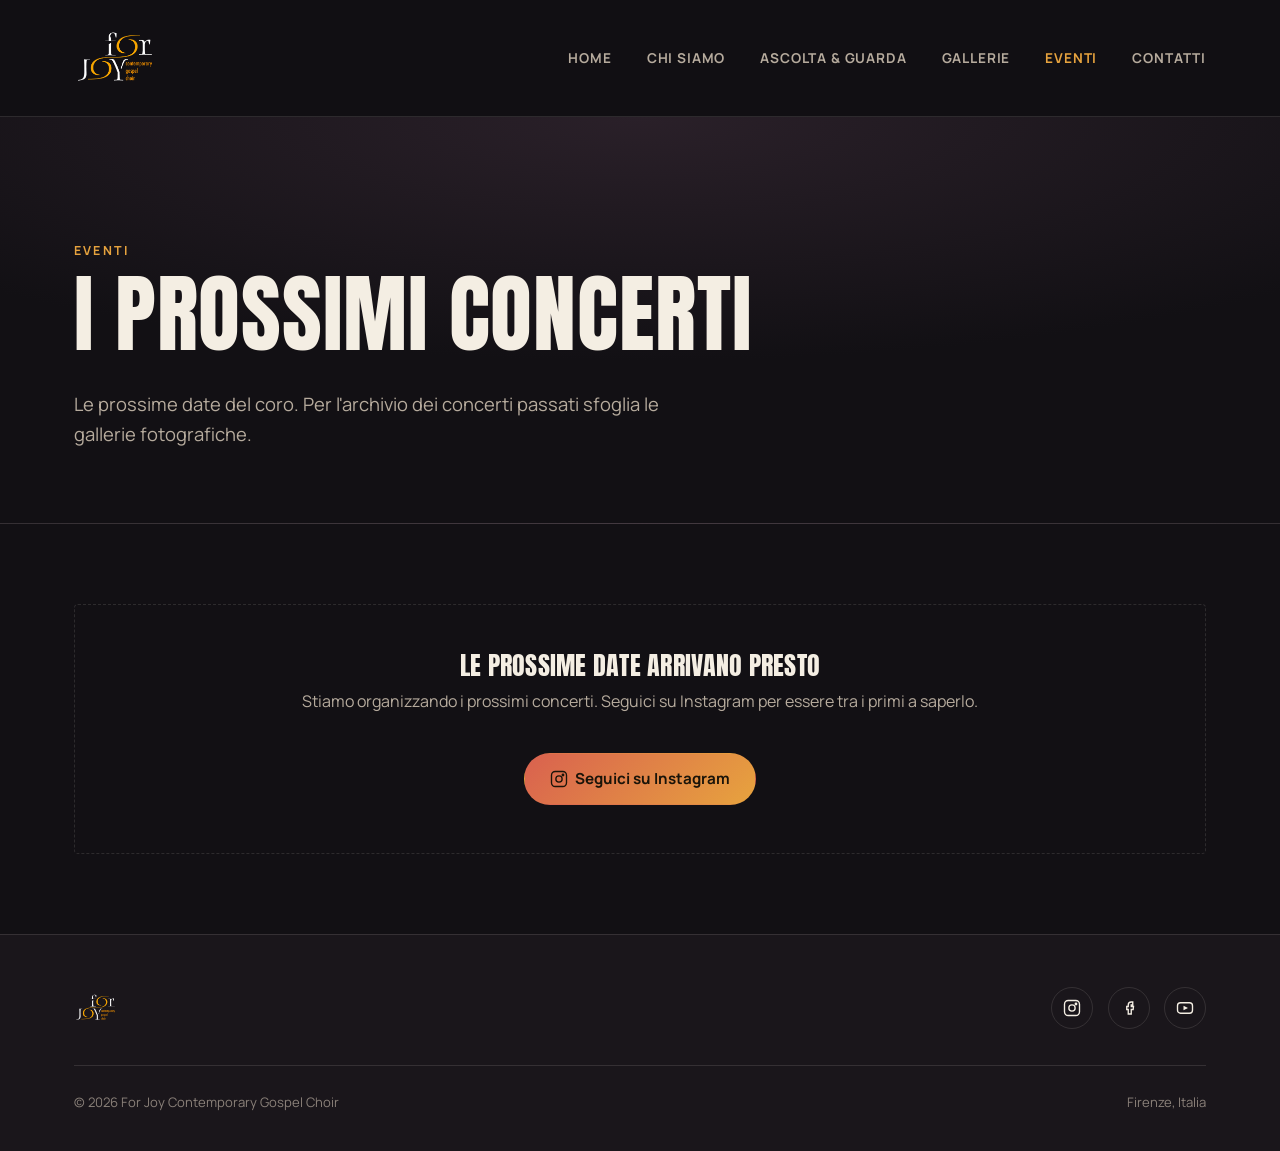
<file: eventi.html>
<!DOCTYPE html>
<html lang="it">
<head>
<meta charset="UTF-8">
<meta name="viewport" content="width=device-width, initial-scale=1.0">
<title>Eventi — For Joy Contemporary Gospel Choir</title>
<meta name="description" content="I prossimi concerti del For Joy Contemporary Gospel Choir.">
<link rel="icon" href="assets/logo/logo-sfondo-nero.png">
<link rel="preconnect" href="https://fonts.googleapis.com">
<link rel="preconnect" href="https://fonts.gstatic.com" crossorigin>
<link href="https://fonts.googleapis.com/css2?family=Anton&family=Manrope:ital,wght@0,400;0,500;0,700;0,800;1,400&display=swap" rel="stylesheet">
<link rel="stylesheet" href="css/style.css">
</head>
<body>

<header class="site-header">
  <div class="container">
    <a class="brand" href="index.html">
      <img src="assets/logo/logo-sfondo-nero.png" alt="For Joy Contemporary Gospel Choir">
    </a>
    <nav>
      <ul class="nav-links">
        <li><a href="index.html">Home</a></li>
        <li><a href="chi-siamo.html">Chi siamo</a></li>
        <li><a href="ascolta-guarda.html">Ascolta &amp; Guarda</a></li>
        <li><a href="gallerie.html">Gallerie</a></li>
        <li><a href="eventi.html" aria-current="page">Eventi</a></li>
        <li><a href="contatti.html">Contatti</a></li>
      </ul>
    </nav>
    <button class="nav-toggle" aria-label="Apri il menu" aria-expanded="false">&#9776;</button>
  </div>
</header>

<section class="page-hero">
  <div class="container">
    <span class="eyebrow">Eventi</span>
    <h1>I prossimi concerti</h1>
    <p class="lede">Le prossime date del coro. Per l'archivio dei concerti passati sfoglia le gallerie fotografiche.</p>
  </div>
</section>

<section>
  <div class="container">
    <div id="lista-eventi"></div>
    <div id="eventi-vuoto" class="empty-state" style="display:none">
      <h3 class="mt-0">Le prossime date arrivano presto</h3>
      <p>Stiamo organizzando i prossimi concerti. Seguici su Instagram per essere tra i primi a saperlo.</p>
      <a class="btn btn-instagram" href="https://www.instagram.com/forjoygospelchoir" target="_blank" rel="noopener">
        <svg width="18" height="18" viewBox="0 0 24 24" fill="none" stroke="currentColor" stroke-width="1.8"><rect x="2" y="2" width="20" height="20" rx="5"/><circle cx="12" cy="12" r="4.2"/><circle cx="17.3" cy="6.7" r="1"/></svg>
        Seguici su Instagram
      </a>
    </div>
  </div>
</section>

<footer class="site-footer">
  <div class="container">
    <div class="footer-top">
      <a class="footer-brand" href="index.html"><img src="assets/logo/logo-sfondo-nero.png" alt="For Joy Contemporary Gospel Choir"></a>
      <div class="social-links">
        <a href="https://www.instagram.com/forjoygospelchoir" target="_blank" rel="noopener" aria-label="Instagram">
          <svg width="18" height="18" viewBox="0 0 24 24" fill="none" stroke="currentColor" stroke-width="1.8"><rect x="2" y="2" width="20" height="20" rx="5"/><circle cx="12" cy="12" r="4.2"/><circle cx="17.3" cy="6.7" r="1"/></svg>
        </a>
        <a href="https://www.facebook.com/forjoygospelchoir/" target="_blank" rel="noopener" aria-label="Facebook">
          <svg width="18" height="18" viewBox="0 0 24 24" fill="none" stroke="currentColor" stroke-width="1.8"><path d="M15 8h2V4h-2a4 4 0 0 0-4 4v2H9v4h2v6h4v-6h2.5l.5-4H15V8z"/></svg>
        </a>
        <a href="https://www.youtube.com/channel/UCjkKjO0gh5ZZ_V8qARno_kw" target="_blank" rel="noopener" aria-label="YouTube">
          <svg width="18" height="18" viewBox="0 0 24 24" fill="none" stroke="currentColor" stroke-width="1.8"><rect x="2" y="5" width="20" height="14" rx="4"/><path d="M10 9l6 3-6 3V9z" fill="currentColor" stroke="none"/></svg>
        </a>
      </div>
    </div>
    <div class="footer-bottom">
      <span>© <span id="anno"></span> For Joy Contemporary Gospel Choir</span>
      <span>Firenze, Italia</span>
    </div>
  </div>
</footer>

<script src="js/main.js"></script>
<script src="data/eventi.js"></script>
<script src="js/eventi.js"></script>
<script>document.getElementById("anno").textContent = new Date().getFullYear();</script>
</body>
</html>
</file>
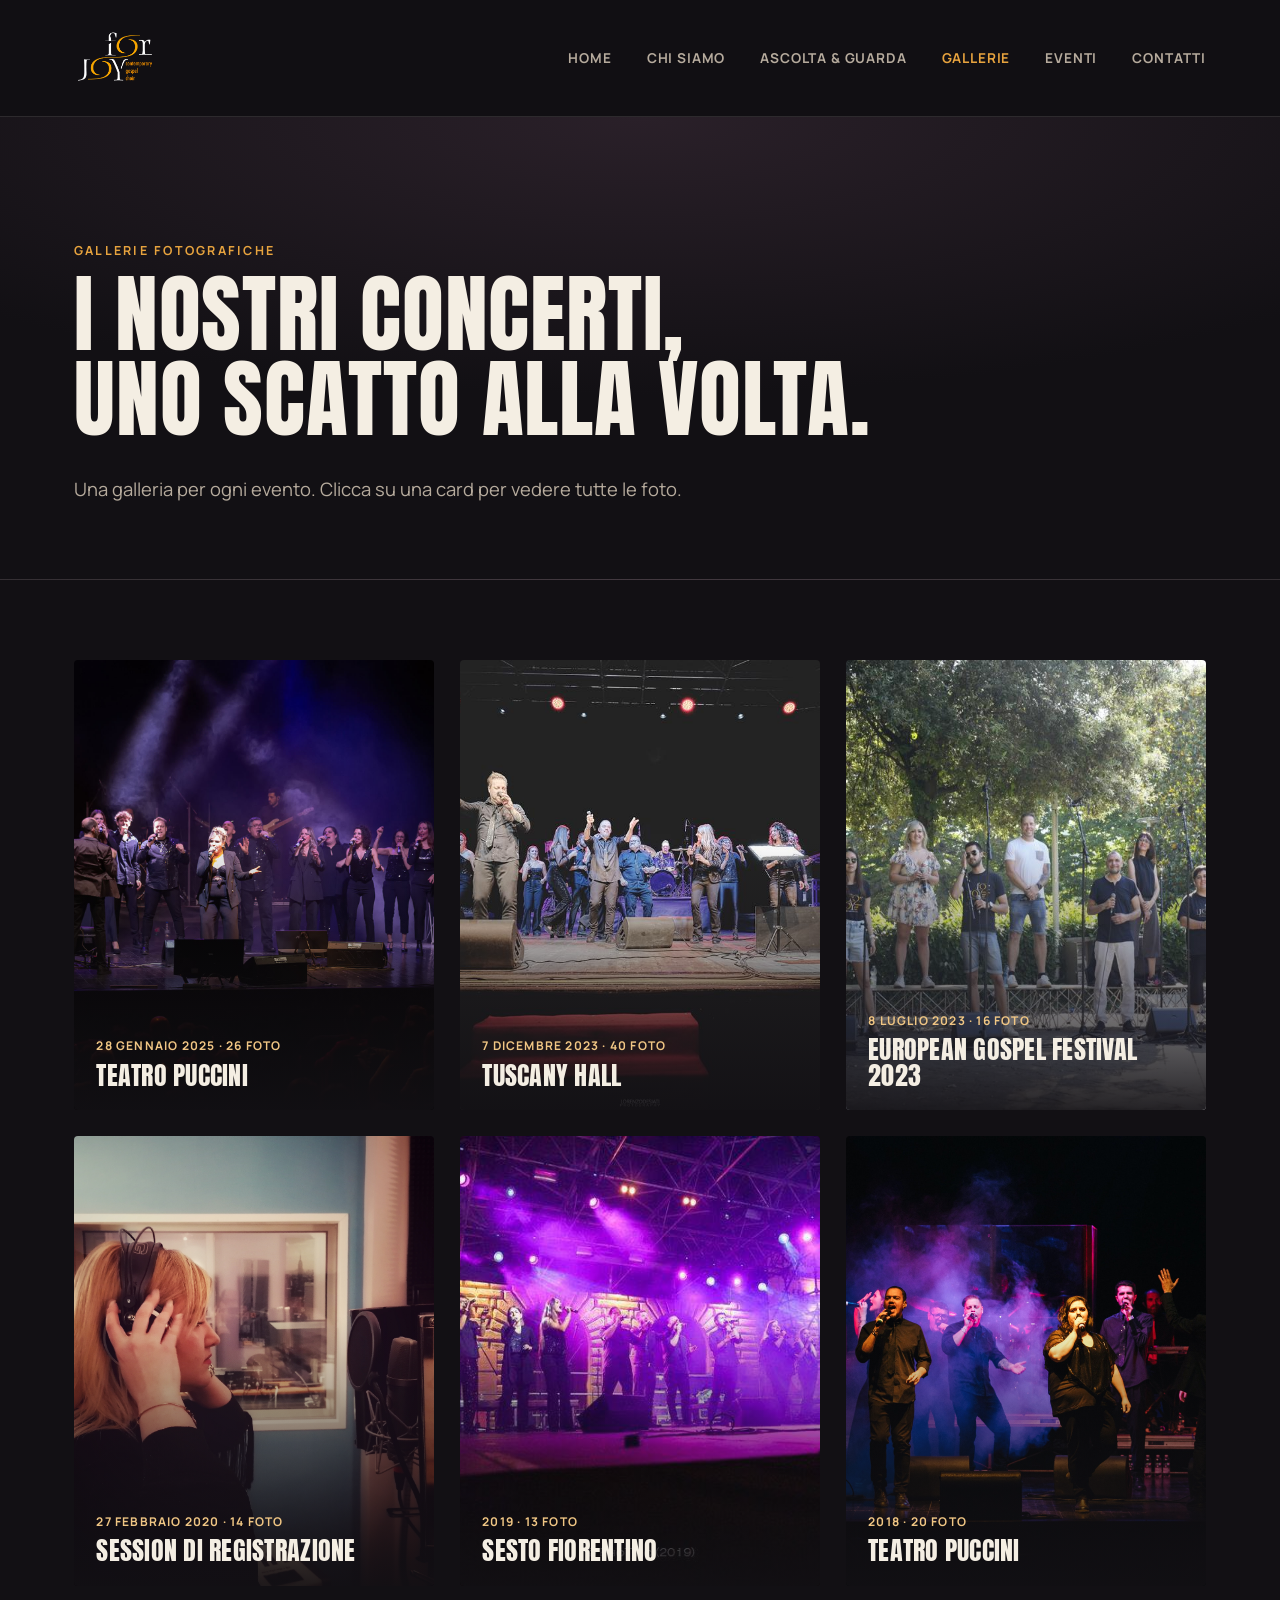
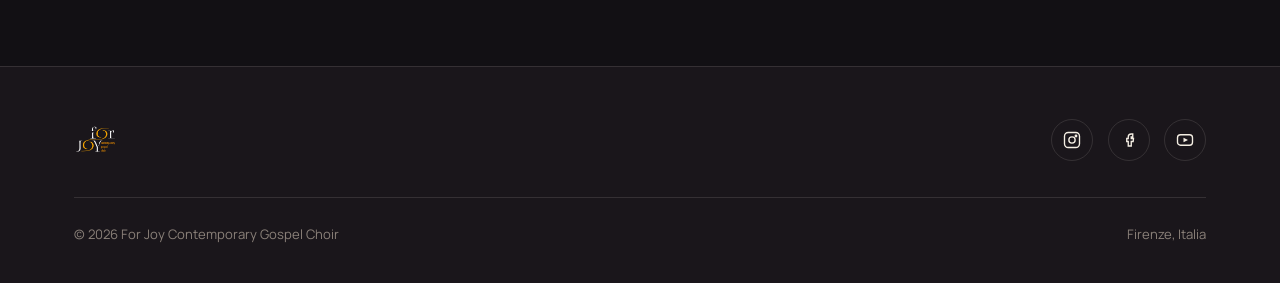
<file: gallerie.html>
<!DOCTYPE html>
<html lang="it">
<head>
<meta charset="UTF-8">
<meta name="viewport" content="width=device-width, initial-scale=1.0">
<title>Gallerie fotografiche — For Joy Contemporary Gospel Choir</title>
<meta name="description" content="Le foto dei concerti ed eventi del For Joy Contemporary Gospel Choir, evento per evento.">
<link rel="icon" href="assets/logo/logo-sfondo-nero.png">
<link rel="preconnect" href="https://fonts.googleapis.com">
<link rel="preconnect" href="https://fonts.gstatic.com" crossorigin>
<link href="https://fonts.googleapis.com/css2?family=Anton&family=Manrope:ital,wght@0,400;0,500;0,700;0,800;1,400&display=swap" rel="stylesheet">
<link rel="stylesheet" href="css/style.css">
</head>
<body>

<header class="site-header">
  <div class="container">
    <a class="brand" href="index.html">
      <img src="assets/logo/logo-sfondo-nero.png" alt="For Joy Contemporary Gospel Choir">
    </a>
    <nav>
      <ul class="nav-links">
        <li><a href="index.html">Home</a></li>
        <li><a href="chi-siamo.html">Chi siamo</a></li>
        <li><a href="ascolta-guarda.html">Ascolta &amp; Guarda</a></li>
        <li><a href="gallerie.html" aria-current="page">Gallerie</a></li>
        <li><a href="eventi.html">Eventi</a></li>
        <li><a href="contatti.html">Contatti</a></li>
      </ul>
    </nav>
    <button class="nav-toggle" aria-label="Apri il menu" aria-expanded="false">&#9776;</button>
  </div>
</header>

<section class="page-hero">
  <div class="container">
    <span class="eyebrow">Gallerie fotografiche</span>
    <h1>I nostri concerti,<br>uno scatto alla volta.</h1>
    <p class="lede">Una galleria per ogni evento. Clicca su una card per vedere tutte le foto.</p>
  </div>
</section>

<section>
  <div class="container">
    <div class="grid grid-3" id="griglia-gallerie"></div>
  </div>
</section>

<footer class="site-footer">
  <div class="container">
    <div class="footer-top">
      <a class="footer-brand" href="index.html"><img src="assets/logo/logo-sfondo-nero.png" alt="For Joy Contemporary Gospel Choir"></a>
      <div class="social-links">
        <a href="https://www.instagram.com/forjoygospelchoir" target="_blank" rel="noopener" aria-label="Instagram">
          <svg width="18" height="18" viewBox="0 0 24 24" fill="none" stroke="currentColor" stroke-width="1.8"><rect x="2" y="2" width="20" height="20" rx="5"/><circle cx="12" cy="12" r="4.2"/><circle cx="17.3" cy="6.7" r="1"/></svg>
        </a>
        <a href="https://www.facebook.com/forjoygospelchoir/" target="_blank" rel="noopener" aria-label="Facebook">
          <svg width="18" height="18" viewBox="0 0 24 24" fill="none" stroke="currentColor" stroke-width="1.8"><path d="M15 8h2V4h-2a4 4 0 0 0-4 4v2H9v4h2v6h4v-6h2.5l.5-4H15V8z"/></svg>
        </a>
        <a href="https://www.youtube.com/channel/UCjkKjO0gh5ZZ_V8qARno_kw" target="_blank" rel="noopener" aria-label="YouTube">
          <svg width="18" height="18" viewBox="0 0 24 24" fill="none" stroke="currentColor" stroke-width="1.8"><rect x="2" y="5" width="20" height="14" rx="4"/><path d="M10 9l6 3-6 3V9z" fill="currentColor" stroke="none"/></svg>
        </a>
      </div>
    </div>
    <div class="footer-bottom">
      <span>© <span id="anno"></span> For Joy Contemporary Gospel Choir</span>
      <span>Firenze, Italia</span>
    </div>
  </div>
</footer>

<script src="js/main.js"></script>
<script src="data/galleria.js"></script>
<script src="js/gallerie.js"></script>
<script>document.getElementById("anno").textContent = new Date().getFullYear();</script>
</body>
</html>
</file>
<file: css/style.css>
/* =========================================================
   For Joy Contemporary Gospel Choir — stile del sito
   Direzione visiva: "Palco" — fondo quasi nero da sala teatro,
   luci calde ambra/corallo, titoli condensati in maiuscolo
   che imitano una locandina da concerto.
   ========================================================= */

:root {
  --bg: #121014;
  --bg-alt: #1a161b;
  --bg-elevated: #221c22;
  --ink: #f4eee3;
  --ink-muted: #b6ab9d;
  --ink-faint: #8a8079;
  --gold: #e7a33e;
  --gold-soft: #f0c684;
  --coral: #d9614f;
  --line: rgba(244, 238, 227, 0.12);

  --font-display: "Anton", "Arial Narrow", sans-serif;
  --font-body: "Manrope", -apple-system, "Segoe UI", sans-serif;

  --container: 1180px;
  --radius: 4px;
}

* {
  box-sizing: border-box;
}

html {
  scroll-behavior: smooth;
}

body {
  margin: 0;
  background: var(--bg);
  color: var(--ink);
  font-family: var(--font-body);
  font-size: 16px;
  line-height: 1.6;
  -webkit-font-smoothing: antialiased;
}

img {
  max-width: 100%;
  display: block;
}

a {
  color: inherit;
}

.container {
  width: 100%;
  max-width: var(--container);
  margin: 0 auto;
  padding: 0 24px;
}

/* ---------- Typography ---------- */

h1, h2, h3, .display {
  font-family: var(--font-display);
  text-transform: uppercase;
  letter-spacing: 0.01em;
  font-weight: 400;
  line-height: 0.98;
  margin: 0 0 0.4em;
}

h1 {
  font-size: clamp(2.6rem, 7vw, 5.4rem);
}

h2 {
  font-size: clamp(1.9rem, 4.5vw, 3.2rem);
  color: var(--gold-soft);
}

h3 {
  font-size: clamp(1.2rem, 2.5vw, 1.6rem);
  color: var(--ink);
}

p {
  margin: 0 0 1em;
}

.eyebrow {
  display: inline-block;
  font-size: 0.78rem;
  letter-spacing: 0.18em;
  text-transform: uppercase;
  color: var(--gold);
  font-weight: 700;
  margin-bottom: 0.8em;
}

.lede {
  font-size: 1.15rem;
  color: var(--ink-muted);
  max-width: 620px;
}

.section-head {
  margin-bottom: 2.2rem;
}

/* ---------- Buttons ---------- */

.btn {
  display: inline-flex;
  align-items: center;
  gap: 0.5em;
  padding: 0.85em 1.6em;
  border-radius: 999px;
  font-weight: 700;
  text-decoration: none;
  border: 1px solid transparent;
  cursor: pointer;
  font-size: 0.95rem;
  transition: transform 0.15s ease, background 0.15s ease, border-color 0.15s ease;
  font-family: var(--font-body);
}

.btn:hover {
  transform: translateY(-1px);
}

.btn-primary {
  background: var(--gold);
  color: #1a1409;
}

.btn-primary:hover {
  background: var(--gold-soft);
}

.btn-outline {
  border-color: var(--line);
  color: var(--ink);
  background: transparent;
}

.btn-outline:hover {
  border-color: var(--gold);
  color: var(--gold-soft);
}

.btn-instagram {
  background: linear-gradient(135deg, #d9614f, #e7a33e);
  color: #1a1409;
}

.btn-instagram:hover {
  filter: brightness(1.08);
}

/* ---------- Header / Nav ---------- */

.site-header {
  position: sticky;
  top: 0;
  z-index: 50;
  background: rgba(18, 16, 20, 0.92);
  backdrop-filter: blur(8px);
  border-bottom: 1px solid var(--line);
}

.site-header .container {
  display: flex;
  align-items: center;
  justify-content: space-between;
  height: 116px;
}

.brand {
  display: flex;
  align-items: center;
  gap: 0.6em;
  text-decoration: none;
}

.brand img {
  height: 84px;
  width: auto;
}

.nav-links {
  display: flex;
  gap: 2.2rem;
  list-style: none;
  margin: 0;
  padding: 0;
}

.nav-links a {
  text-decoration: none;
  font-size: 0.85rem;
  letter-spacing: 0.06em;
  text-transform: uppercase;
  font-weight: 700;
  color: var(--ink-muted);
  transition: color 0.15s ease;
}

.nav-links a:hover,
.nav-links a[aria-current="page"] {
  color: var(--gold);
}

.nav-toggle {
  display: none;
  background: none;
  border: none;
  color: var(--ink);
  font-size: 1.6rem;
  cursor: pointer;
}

@media (max-width: 860px) {
  .nav-toggle {
    display: block;
  }

  .nav-links {
    position: absolute;
    top: 76px;
    left: 0;
    right: 0;
    background: var(--bg-alt);
    flex-direction: column;
    gap: 0;
    border-bottom: 1px solid var(--line);
    max-height: 0;
    overflow: hidden;
    transition: max-height 0.25s ease;
  }

  .nav-links.open {
    max-height: 400px;
  }

  .nav-links a {
    display: block;
    padding: 1rem 24px;
    border-bottom: 1px solid var(--line);
  }
}

/* ---------- Hero ---------- */

.hero {
  position: relative;
  min-height: 86vh;
  display: flex;
  align-items: flex-end;
  overflow: hidden;
  padding: 0;
  background: radial-gradient(120% 100% at 50% 0%, #2a2029 0%, var(--bg) 65%);
}

.hero-media {
  position: absolute;
  inset: 0;
  z-index: 0;
}

.hero-media picture {
  display: block;
  width: 100%;
  height: 100%;
}

.hero-media img,
.hero-media video {
  width: 100%;
  height: 100%;
  object-fit: cover;
  opacity: 0.95;
}

@media (max-width: 760px) {
  /* Sotto i 760px passiamo da "foto a tutto schermo con testo sopra" a
     "foto in alto, testo sotto": elimina lo spazio vuoto che restava
     tra la foto (ridotta con "contain") e l'inizio del titolo. */
  .hero {
    display: block;
    min-height: auto;
  }

  .hero-media {
    position: relative;
    inset: auto;
    aspect-ratio: 3 / 2;
  }

  /* Questa regola deve stare DOPO quella con "cover" qui sopra: a
     parità di specificità vince l'ultima dichiarata nel foglio di
     stile, non quella dentro la media query. object-position: top
     rimuove lo spazio vuoto sopra la foto. */
  .hero-media img,
  .hero-media video {
    object-fit: contain;
    object-position: top;
  }

  .hero-content {
    padding-top: 1rem;
  }
}

.hero-media::after {
  content: "";
  position: absolute;
  inset: 0;
  background: linear-gradient(180deg, rgba(18,16,20,0.05) 0%, rgba(18,16,20,0.16) 40%, rgba(18,16,20,0.68) 68%, var(--bg) 94%);
}

.hero-content {
  position: relative;
  z-index: 1;
  padding-top: 6rem;
  padding-bottom: 4.5rem;
  text-shadow: 0 2px 16px rgba(8, 6, 8, 0.75), 0 1px 4px rgba(8, 6, 8, 0.9);
}

.hero .eyebrow {
  color: var(--gold-soft);
}

.hero h1 {
  max-width: 900px;
  color: var(--ink);
}

.hero h1 span {
  color: var(--gold);
}

.hero-actions {
  display: flex;
  gap: 1rem;
  flex-wrap: wrap;
  margin-top: 1.8rem;
}

.hero-actions .btn {
  text-shadow: none;
}

/* ---------- Logo in sovrapposizione nella hero, allineato al testo ---------- */

.hero-lower {
  display: flex;
  align-items: flex-start;
  justify-content: space-between;
  gap: 2.5rem;
  margin-top: 1.6rem;
}

.hero-lower-text {
  flex: 1;
  min-width: 0;
}

.hero-lower-text .lede {
  margin-top: 0;
  color: var(--ink);
}

.hero-brand-mark {
  height: clamp(260px, 32vw, 600px);
  width: auto;
  flex-shrink: 0;
  opacity: 0.95;
  pointer-events: none;
}

@media (max-width: 760px) {
  .hero-lower {
    flex-direction: column;
    align-items: flex-start;
    gap: 1.4rem;
  }
  .hero-brand-mark {
    display: none;
  }
}

/* ---------- Sections ---------- */

section {
  padding: 5rem 0;
}

.section-alt {
  background: var(--bg-alt);
}

.two-col {
  display: grid;
  grid-template-columns: 1.1fr 0.9fr;
  gap: 3.5rem;
  align-items: center;
}

@media (max-width: 800px) {
  .two-col {
    grid-template-columns: 1fr;
  }
}

.card {
  background: var(--bg-elevated);
  border: 1px solid var(--line);
  border-radius: var(--radius);
  overflow: hidden;
}

/* ---------- Prossimo evento (home) ---------- */

.next-event-card {
  display: grid;
  grid-template-columns: 0.9fr 1.1fr;
  gap: 0;
  background: var(--bg-elevated);
  border: 1px solid var(--line);
  border-radius: var(--radius);
  overflow: hidden;
}

.next-event-card img {
  height: 100%;
  min-height: 260px;
  object-fit: cover;
}

.next-event-body {
  padding: 2.4rem;
  display: flex;
  flex-direction: column;
  justify-content: center;
}

.next-event-date {
  color: var(--gold);
  font-weight: 800;
  letter-spacing: 0.08em;
  text-transform: uppercase;
  font-size: 0.85rem;
  margin-bottom: 0.6em;
}

@media (max-width: 760px) {
  .next-event-card {
    grid-template-columns: 1fr;
  }
  .next-event-card img {
    min-height: 200px;
  }
}

.empty-state {
  text-align: center;
  padding: 3rem 2rem;
  border: 1px dashed var(--line);
  border-radius: var(--radius);
  color: var(--ink-muted);
}

.empty-state .btn {
  margin-top: 1.4rem;
}

/* ---------- Grids ---------- */

.grid {
  display: grid;
  gap: 1.6rem;
}

.grid-3 {
  grid-template-columns: repeat(3, 1fr);
}

.grid-4 {
  grid-template-columns: repeat(4, 1fr);
}

@media (max-width: 900px) {
  .grid-3, .grid-4 {
    grid-template-columns: repeat(2, 1fr);
  }
}

@media (max-width: 560px) {
  .grid-3, .grid-4 {
    grid-template-columns: 1fr;
  }
}

/* ---------- Gallery cards ---------- */

.gallery-card {
  position: relative;
  display: block;
  text-decoration: none;
  border-radius: var(--radius);
  overflow: hidden;
  aspect-ratio: 4 / 5;
  background: var(--bg-elevated);
}

.gallery-card img {
  width: 100%;
  height: 100%;
  object-fit: cover;
  transition: transform 0.35s ease;
}

.gallery-card:hover img {
  transform: scale(1.05);
}

.gallery-card::after {
  content: "";
  position: absolute;
  inset: 0;
  background: linear-gradient(180deg, rgba(18,16,20,0) 40%, rgba(18,16,20,0.92) 100%);
}

.gallery-card-body {
  position: absolute;
  left: 0;
  right: 0;
  bottom: 0;
  padding: 1.4rem;
  z-index: 1;
}

.gallery-card-body .tag {
  font-size: 0.75rem;
  letter-spacing: 0.1em;
  text-transform: uppercase;
  color: var(--gold-soft);
  font-weight: 700;
}

.gallery-card-body h3 {
  margin: 0.2em 0 0;
}

/* ---------- Lightbox / photo grid detail ---------- */

.photo-grid {
  display: grid;
  grid-template-columns: repeat(4, 1fr);
  gap: 10px;
}

@media (max-width: 900px) {
  .photo-grid { grid-template-columns: repeat(3, 1fr); }
}
@media (max-width: 600px) {
  .photo-grid { grid-template-columns: repeat(2, 1fr); }
}

.photo-grid button {
  padding: 0;
  border: none;
  background: var(--bg-elevated);
  cursor: zoom-in;
  aspect-ratio: 1;
  overflow: hidden;
  border-radius: 2px;
}

.photo-grid img {
  width: 100%;
  height: 100%;
  object-fit: cover;
  transition: transform 0.25s ease;
}

.photo-grid button:hover img {
  transform: scale(1.06);
}

.lightbox {
  position: fixed;
  inset: 0;
  background: rgba(10, 9, 11, 0.94);
  display: none;
  align-items: center;
  justify-content: center;
  z-index: 100;
  padding: 2rem;
}

.lightbox.open {
  display: flex;
}

.lightbox img {
  max-width: 100%;
  max-height: 88vh;
  object-fit: contain;
  border-radius: 2px;
}

.lightbox-close,
.lightbox-nav {
  position: absolute;
  background: rgba(244,238,227,0.08);
  border: 1px solid var(--line);
  color: var(--ink);
  border-radius: 999px;
  width: 46px;
  height: 46px;
  display: flex;
  align-items: center;
  justify-content: center;
  cursor: pointer;
  font-size: 1.3rem;
}

.lightbox-close { top: 1.5rem; right: 1.5rem; }
.lightbox-prev { left: 1.5rem; top: 50%; transform: translateY(-50%); }
.lightbox-next { right: 1.5rem; top: 50%; transform: translateY(-50%); }

/* ---------- Video / audio cards ---------- */

.video-card,
.audio-card {
  background: var(--bg-elevated);
  border: 1px solid var(--line);
  border-radius: var(--radius);
  overflow: hidden;
}

.video-frame {
  position: relative;
  width: 100%;
  aspect-ratio: 16 / 9;
  background: #000;
}

.video-frame iframe {
  position: absolute;
  inset: 0;
  width: 100%;
  height: 100%;
  border: 0;
}

.card-body {
  padding: 1.3rem 1.4rem 1.6rem;
}

.card-body h3 {
  margin-bottom: 0.15em;
}

.card-author {
  color: var(--gold);
  font-size: 0.85rem;
  font-weight: 700;
  margin-bottom: 0.6em;
}

.card-credits {
  font-size: 0.82rem;
  color: var(--ink-faint);
  line-height: 1.6;
}

.audio-card iframe {
  width: 100%;
  border: 0;
  border-radius: 12px;
}

/* ---------- Members grid ---------- */

.member {
  text-align: center;
}

.member img {
  width: 100%;
  aspect-ratio: 1;
  object-fit: cover;
  border-radius: 999px;
  margin-bottom: 0.8em;
  filter: grayscale(15%);
}

.member .name {
  font-weight: 700;
  font-size: 0.95rem;
}

/* ---------- Director block ---------- */

.director {
  display: grid;
  grid-template-columns: 0.55fr 1fr;
  gap: 3rem;
  align-items: center;
}

.director img.portrait {
  width: 100%;
  max-width: 260px;
  aspect-ratio: 4/5;
  object-fit: cover;
  border-radius: var(--radius);
}

.director blockquote {
  font-family: var(--font-body);
  text-transform: none;
  font-style: italic;
  font-size: clamp(1.05rem, 1.7vw, 1.25rem);
  line-height: 1.6;
  color: var(--ink);
  margin: 0 0 1.2rem;
  font-weight: 400;
}

.director .firma {
  width: 130px;
  opacity: 0.9;
}

@media (max-width: 760px) {
  .director {
    grid-template-columns: 1fr;
  }
  .director img.portrait {
    max-width: 220px;
    margin: 0 auto;
  }
}

/* ---------- Lists (location/associazioni) ---------- */

.tag-cloud {
  display: flex;
  flex-wrap: wrap;
  gap: 0.6rem;
}

.tag-cloud span {
  border: 1px solid var(--line);
  padding: 0.5em 1em;
  border-radius: 999px;
  font-size: 0.85rem;
  color: var(--ink-muted);
}

.stat-row {
  display: grid;
  grid-template-columns: repeat(3, 1fr);
  gap: 1.6rem;
  margin: 2.4rem 0;
}

.stat {
  border-top: 2px solid var(--gold);
  padding-top: 0.8rem;
}

.stat .num {
  font-family: var(--font-display);
  font-size: clamp(2rem, 4vw, 2.8rem);
  color: var(--gold-soft);
  display: block;
}

/* Animazione di comparsa quando la sezione entra nello schermo (anche da
   cellulare, allo scroll). Ogni statistica compare in sequenza. */
[data-reveal] .stat {
  opacity: 0;
  transform: translateY(28px);
  transition: opacity 0.7s ease, transform 0.7s ease;
}

[data-reveal].is-visible .stat:nth-child(1) { transition-delay: 0s; }
[data-reveal].is-visible .stat:nth-child(2) { transition-delay: 0.15s; }
[data-reveal].is-visible .stat:nth-child(3) { transition-delay: 0.3s; }

[data-reveal].is-visible .stat {
  opacity: 1;
  transform: translateY(0);
}

@media (prefers-reduced-motion: reduce) {
  [data-reveal] .stat {
    opacity: 1;
    transform: none;
    transition: none;
  }
}

.stat .label {
  color: var(--ink-muted);
  font-size: 0.9rem;
}

@media (max-width: 700px) {
  .stat-row { grid-template-columns: 1fr; }
}

/* ---------- Event list ---------- */

.event-item {
  display: grid;
  grid-template-columns: 140px 1fr auto;
  gap: 1.8rem;
  align-items: center;
  padding: 1.6rem 0;
  border-bottom: 1px solid var(--line);
}

.event-item .date-block {
  text-align: center;
  border-right: 1px solid var(--line);
  padding-right: 1.6rem;
}

.event-item .date-block .day {
  font-family: var(--font-display);
  font-size: 2.2rem;
  color: var(--gold-soft);
  display: block;
  line-height: 1;
}

.event-item .date-block .month {
  text-transform: uppercase;
  letter-spacing: 0.1em;
  font-size: 0.78rem;
  color: var(--ink-muted);
}

.event-item .meta {
  color: var(--ink-muted);
  font-size: 0.92rem;
}

@media (max-width: 700px) {
  .event-item {
    grid-template-columns: 90px 1fr;
  }
  .event-item .btn { grid-column: 1 / -1; justify-self: start; }
}

/* ---------- Forms ---------- */

form.contact-form {
  display: grid;
  gap: 1.3rem;
  max-width: 640px;
}

.form-row {
  display: grid;
  grid-template-columns: 1fr 1fr;
  gap: 1.3rem;
}

@media (max-width: 600px) {
  .form-row { grid-template-columns: 1fr; }
}

label {
  display: block;
  font-size: 0.85rem;
  font-weight: 700;
  margin-bottom: 0.5em;
  color: var(--ink-muted);
  text-transform: uppercase;
  letter-spacing: 0.05em;
}

input, select, textarea {
  width: 100%;
  background: var(--bg-elevated);
  border: 1px solid var(--line);
  color: var(--ink);
  padding: 0.85em 1em;
  border-radius: var(--radius);
  font-family: var(--font-body);
  font-size: 0.98rem;
}

input:focus, select:focus, textarea:focus {
  outline: none;
  border-color: var(--gold);
}

textarea {
  min-height: 140px;
  resize: vertical;
}

.form-note {
  font-size: 0.85rem;
  color: var(--ink-faint);
}

.contact-info {
  display: grid;
  gap: 1.4rem;
}

.contact-info .item {
  display: flex;
  gap: 1rem;
  align-items: flex-start;
}

.contact-info .item .label {
  color: var(--ink-faint);
  font-size: 0.8rem;
  text-transform: uppercase;
  letter-spacing: 0.06em;
}

/* ---------- Footer ---------- */

.site-footer {
  border-top: 1px solid var(--line);
  padding: 3.2rem 0 2.4rem;
  background: var(--bg-alt);
}

.footer-top {
  display: flex;
  justify-content: space-between;
  align-items: center;
  flex-wrap: wrap;
  gap: 2rem;
  margin-bottom: 2.2rem;
}

.footer-brand img {
  height: 44px;
}

.social-links {
  display: flex;
  gap: 0.9rem;
}

.social-links a {
  width: 42px;
  height: 42px;
  border-radius: 999px;
  border: 1px solid var(--line);
  display: flex;
  align-items: center;
  justify-content: center;
  text-decoration: none;
  transition: border-color 0.15s ease, color 0.15s ease;
}

.social-links a:hover {
  border-color: var(--gold);
  color: var(--gold);
}

.footer-bottom {
  display: flex;
  justify-content: space-between;
  flex-wrap: wrap;
  gap: 1rem;
  font-size: 0.82rem;
  color: var(--ink-faint);
  padding-top: 1.6rem;
  border-top: 1px solid var(--line);
}

.footer-bottom a {
  text-decoration: none;
  color: var(--ink-faint);
}

.footer-bottom a:hover {
  color: var(--gold);
}

/* ---------- Utilities ---------- */

.mt-0 { margin-top: 0; }
.text-center { text-align: center; }
.visually-hidden {
  position: absolute;
  width: 1px; height: 1px;
  overflow: hidden;
  clip: rect(0 0 0 0);
  white-space: nowrap;
}

.page-hero {
  padding: 7.5rem 0 3.5rem;
  background: radial-gradient(120% 100% at 50% 0%, #2a2029 0%, var(--bg) 60%);
  border-bottom: 1px solid var(--line);
}
</file>
